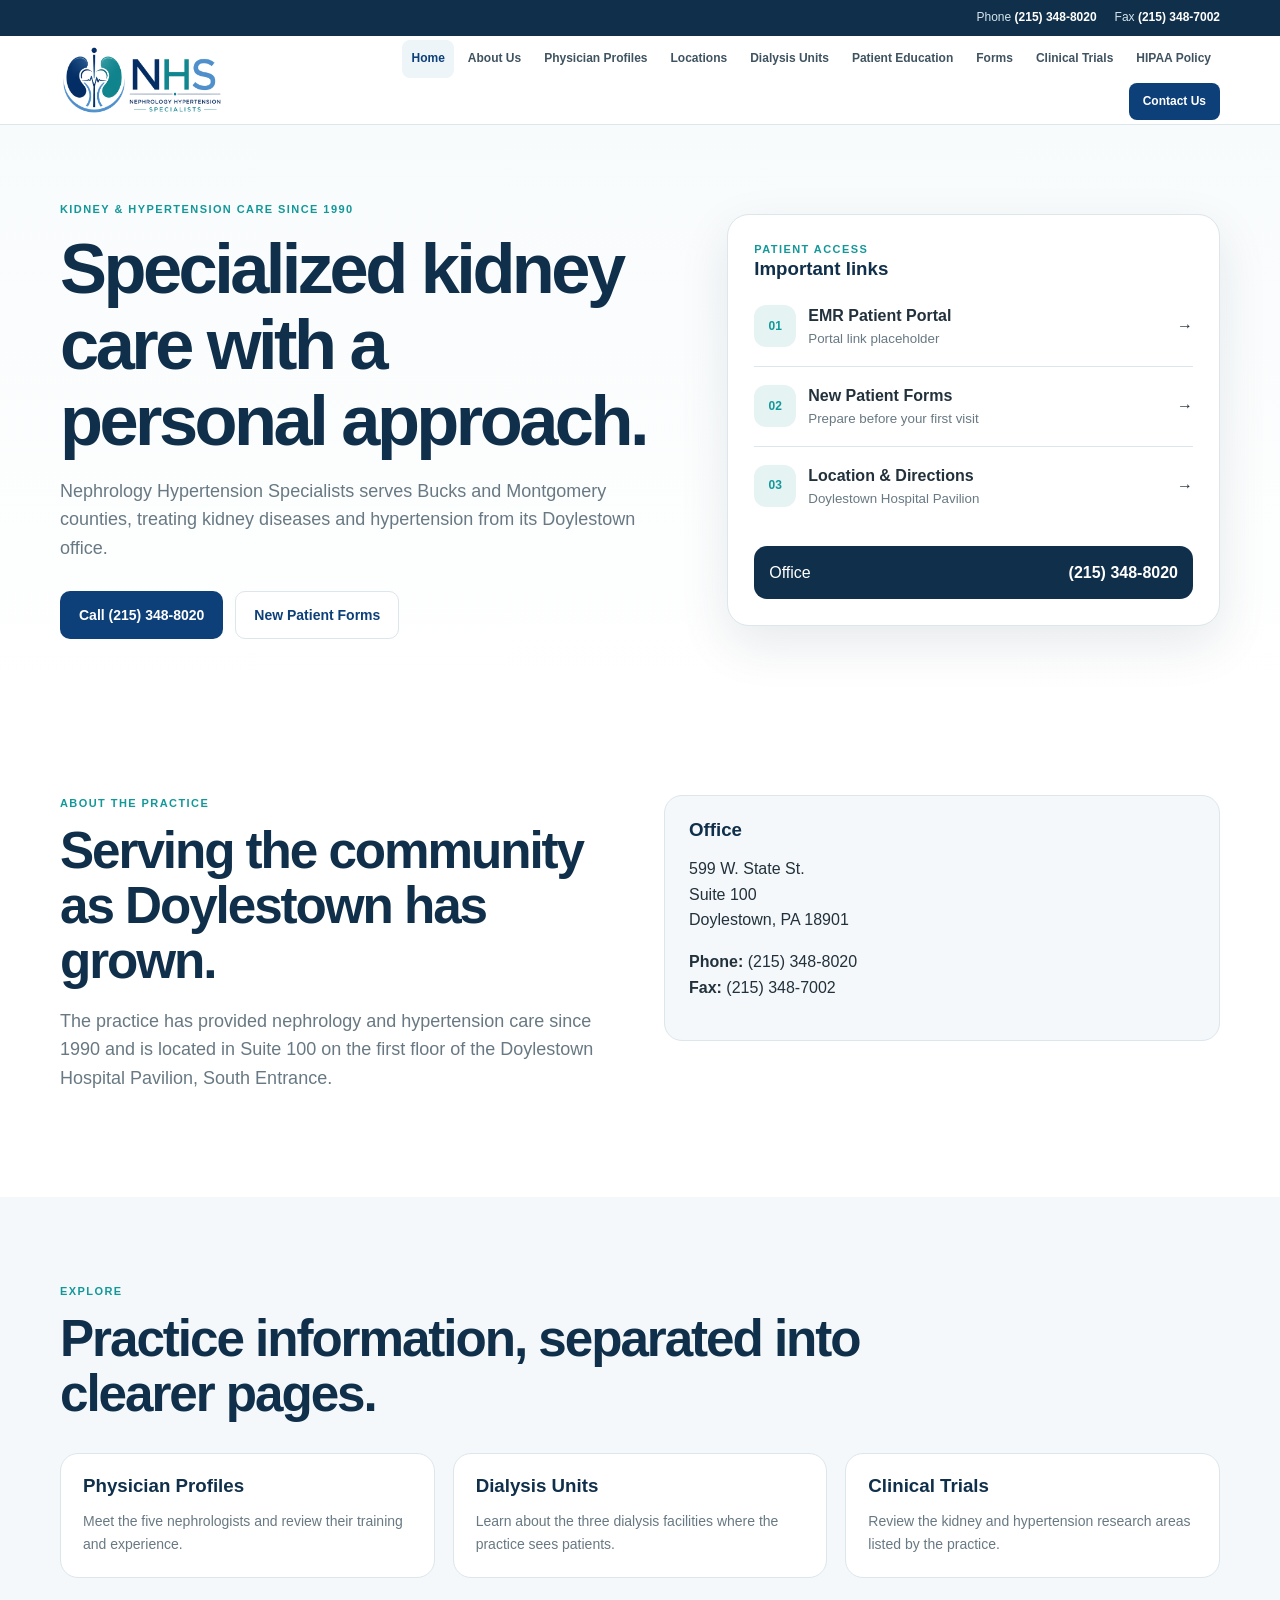
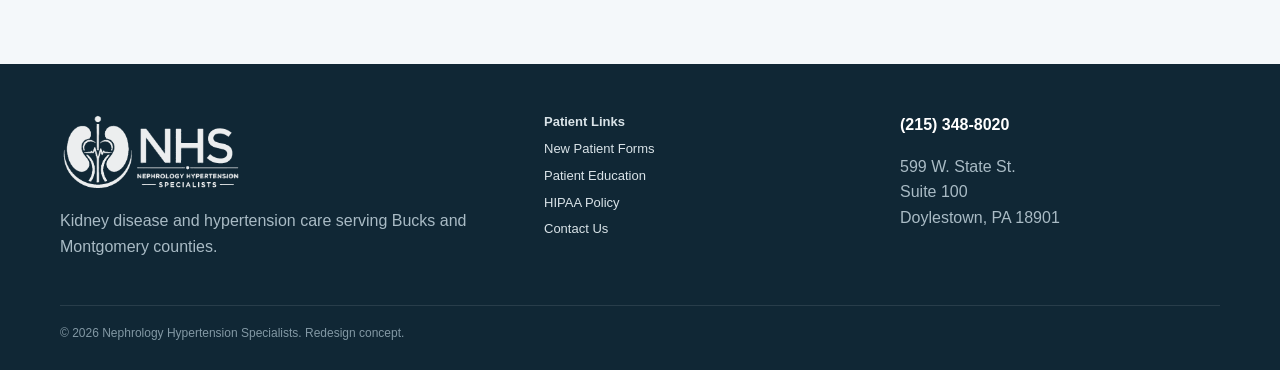
<file: index.html>
<!doctype html><html lang="en"><head><meta charset="utf-8"><meta name="viewport" content="width=device-width,initial-scale=1"><meta name="description" content="Nephrology Hypertension Specialists in Doylestown, Pennsylvania."><title>Nephrology Hypertension Specialists | Doylestown, PA</title><link rel="stylesheet" href="styles.css"></head><body>
<div class="topline"><div class="container"><span>Phone <strong>(215) 348-8020</strong></span><span>Fax <strong>(215) 348-7002</strong></span></div></div>
<header class="site-header">
  <div class="container header-row">
    <a class="logo-link" href="index.html"><img class="site-logo" src="nhs-logo.png" alt="NHS Nephrology Hypertension Specialists"></a>
    <button class="menu-button" onclick="document.querySelector('.main-nav').classList.toggle('open')" aria-label="Open navigation"><span></span><span></span><span></span></button>
    <nav class="main-nav"><a class="active" href="index.html">Home</a><a class="" href="about.html">About Us</a><a class="" href="physicians.html">Physician Profiles</a><a class="" href="locations.html">Locations</a><a class="" href="dialysis.html">Dialysis Units</a><a class="" href="patient-education.html">Patient Education</a><a class="" href="forms.html">Forms</a><a class="" href="clinical-trials.html">Clinical Trials</a><a class="" href="hipaa.html">HIPAA Policy</a><a class="contact-button" href="contact.html">Contact Us</a></nav>
  </div>
</header>

<main>
<section class="hero"><div class="container hero-grid">
  <div><div class="eyebrow">Kidney & Hypertension Care Since 1990</div><h1>Specialized kidney care with a personal approach.</h1><p class="lead">Nephrology Hypertension Specialists serves Bucks and Montgomery counties, treating kidney diseases and hypertension from its Doylestown office.</p>
  <div class="actions"><a class="btn primary" href="tel:2153488020">Call (215) 348-8020</a><a class="btn secondary" href="forms.html">New Patient Forms</a></div></div>
  <aside class="quick-card"><div class="eyebrow">Patient Access</div><h3>Important links</h3>
  <a class="quick" href="#"><span class="quick-num">01</span><span><strong>EMR Patient Portal</strong><small>Portal link placeholder</small></span><b>→</b></a>
  <a class="quick" href="forms.html"><span class="quick-num">02</span><span><strong>New Patient Forms</strong><small>Prepare before your first visit</small></span><b>→</b></a>
  <a class="quick" href="locations.html"><span class="quick-num">03</span><span><strong>Location & Directions</strong><small>Doylestown Hospital Pavilion</small></span><b>→</b></a>
  <div class="phone-block"><span>Office</span><a href="tel:2153488020">(215) 348-8020</a></div></aside>
</div></section>
<section class="section"><div class="container two-col">
  <div><div class="eyebrow">About the Practice</div><h2>Serving the community as Doylestown has grown.</h2><p class="lead">The practice has provided nephrology and hypertension care since 1990 and is located in Suite 100 on the first floor of the Doylestown Hospital Pavilion, South Entrance.</p></div>
  <div class="info-box"><h3>Office</h3><p>599 W. State St.<br>Suite 100<br>Doylestown, PA 18901</p><p><strong>Phone:</strong> (215) 348-8020<br><strong>Fax:</strong> (215) 348-7002</p></div>
</div></section>
<section class="section alt"><div class="container"><div class="section-head"><div class="eyebrow">Explore</div><h2>Practice information, separated into clearer pages.</h2></div>
<div class="card-grid">
<a class="card" href="physicians.html"><h3>Physician Profiles</h3><p>Meet the five nephrologists and review their training and experience.</p></a>
<a class="card" href="dialysis.html"><h3>Dialysis Units</h3><p>Learn about the three dialysis facilities where the practice sees patients.</p></a>
<a class="card" href="clinical-trials.html"><h3>Clinical Trials</h3><p>Review the kidney and hypertension research areas listed by the practice.</p></a>
</div></div></section>
</main>

<footer class="footer">
  <div class="container">
    <div class="footer-grid">
      <div><img class="footer-logo" src="nhs-logo.png" alt=""><p>Kidney disease and hypertension care serving Bucks and Montgomery counties.</p></div>
      <div class="footer-links">
        <strong>Patient Links</strong>
        <a href="forms.html">New Patient Forms</a>
        <a href="patient-education.html">Patient Education</a>
        <a href="hipaa.html">HIPAA Policy</a>
        <a href="contact.html">Contact Us</a>
      </div>
      <div><strong>(215) 348-8020</strong><p>599 W. State St.<br>Suite 100<br>Doylestown, PA 18901</p></div>
    </div>
    <div class="copyright">© 2026 Nephrology Hypertension Specialists. Redesign concept.</div>
  </div>
</footer>
</body></html>
</file>
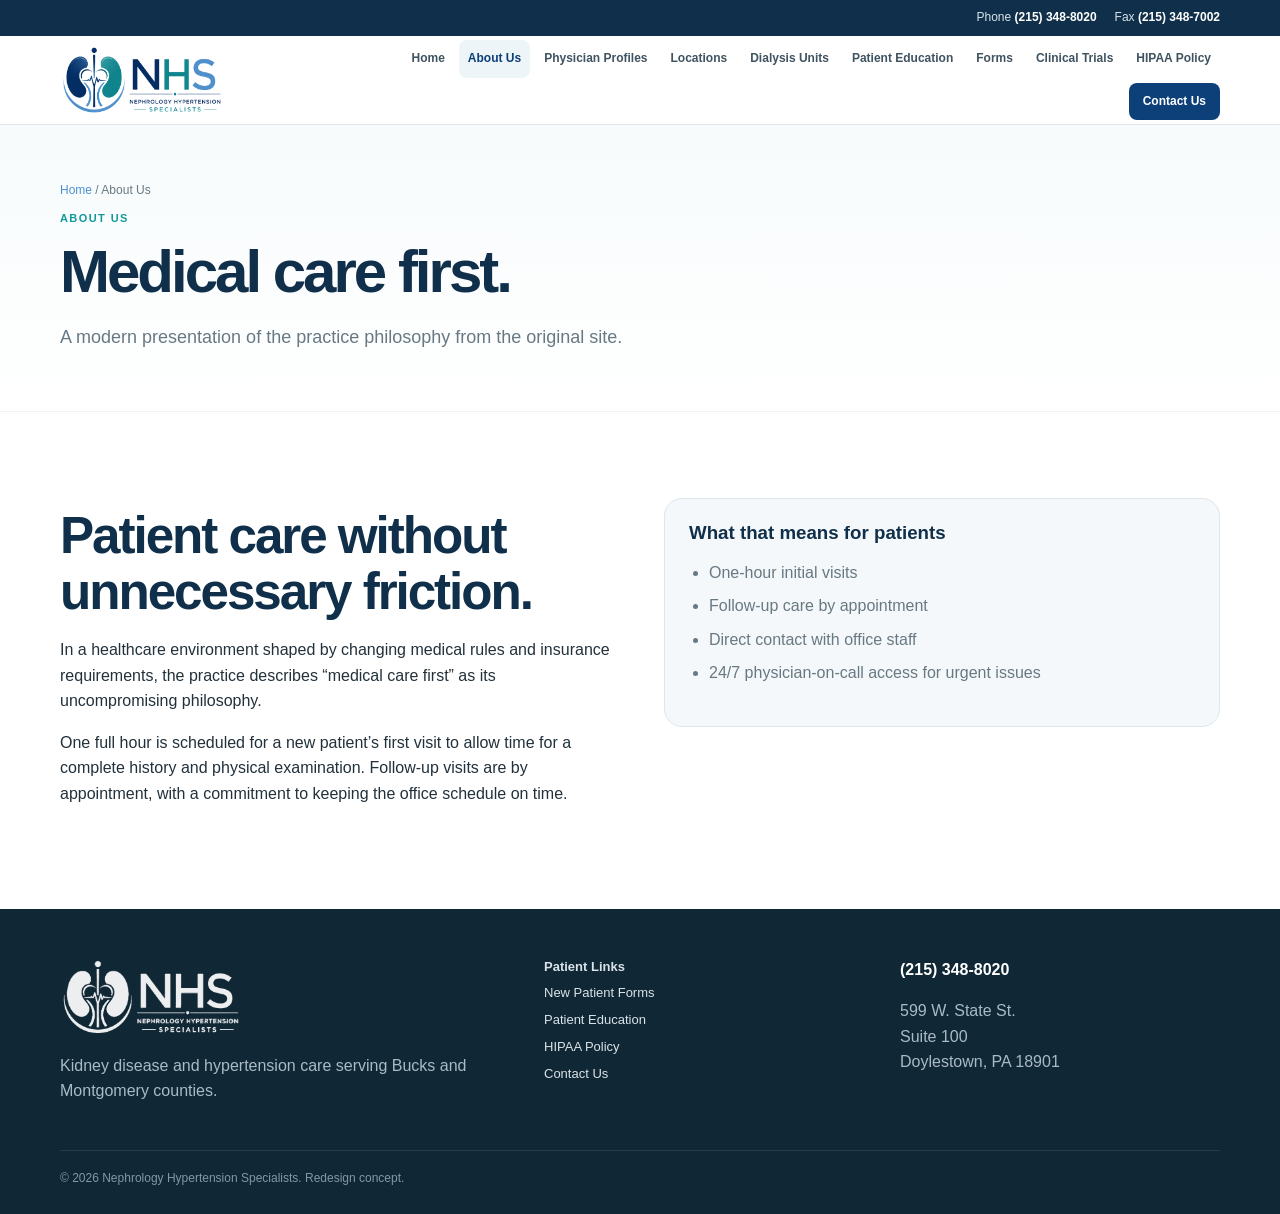
<file: about.html>
<!doctype html><html lang="en"><head><meta charset="utf-8"><meta name="viewport" content="width=device-width,initial-scale=1"><meta name="description" content="Nephrology Hypertension Specialists in Doylestown, Pennsylvania."><title>About Us | Nephrology Hypertension Specialists</title><link rel="stylesheet" href="styles.css"></head><body>
<div class="topline"><div class="container"><span>Phone <strong>(215) 348-8020</strong></span><span>Fax <strong>(215) 348-7002</strong></span></div></div>
<header class="site-header">
  <div class="container header-row">
    <a class="logo-link" href="index.html"><img class="site-logo" src="nhs-logo.png" alt="NHS Nephrology Hypertension Specialists"></a>
    <button class="menu-button" onclick="document.querySelector('.main-nav').classList.toggle('open')" aria-label="Open navigation"><span></span><span></span><span></span></button>
    <nav class="main-nav"><a class="" href="index.html">Home</a><a class="active" href="about.html">About Us</a><a class="" href="physicians.html">Physician Profiles</a><a class="" href="locations.html">Locations</a><a class="" href="dialysis.html">Dialysis Units</a><a class="" href="patient-education.html">Patient Education</a><a class="" href="forms.html">Forms</a><a class="" href="clinical-trials.html">Clinical Trials</a><a class="" href="hipaa.html">HIPAA Policy</a><a class="contact-button" href="contact.html">Contact Us</a></nav>
  </div>
</header>

<main><section class="page-hero"><div class="container"><div class="breadcrumb"><a href="index.html">Home</a> / About Us</div><div class="eyebrow">About Us</div><h1>Medical care first.</h1><p class="lead">A modern presentation of the practice philosophy from the original site.</p></div></section>
<section class="section"><div class="container two-col"><div><h2>Patient care without unnecessary friction.</h2><p>In a healthcare environment shaped by changing medical rules and insurance requirements, the practice describes “medical care first” as its uncompromising philosophy.</p><p>One full hour is scheduled for a new patient’s first visit to allow time for a complete history and physical examination. Follow-up visits are by appointment, with a commitment to keeping the office schedule on time.</p></div><aside class="info-box"><h3>What that means for patients</h3><ul><li>One-hour initial visits</li><li>Follow-up care by appointment</li><li>Direct contact with office staff</li><li>24/7 physician-on-call access for urgent issues</li></ul></aside></div></section></main>

<footer class="footer">
  <div class="container">
    <div class="footer-grid">
      <div><img class="footer-logo" src="nhs-logo.png" alt=""><p>Kidney disease and hypertension care serving Bucks and Montgomery counties.</p></div>
      <div class="footer-links">
        <strong>Patient Links</strong>
        <a href="forms.html">New Patient Forms</a>
        <a href="patient-education.html">Patient Education</a>
        <a href="hipaa.html">HIPAA Policy</a>
        <a href="contact.html">Contact Us</a>
      </div>
      <div><strong>(215) 348-8020</strong><p>599 W. State St.<br>Suite 100<br>Doylestown, PA 18901</p></div>
    </div>
    <div class="copyright">© 2026 Nephrology Hypertension Specialists. Redesign concept.</div>
  </div>
</footer>
</body></html>
</file>
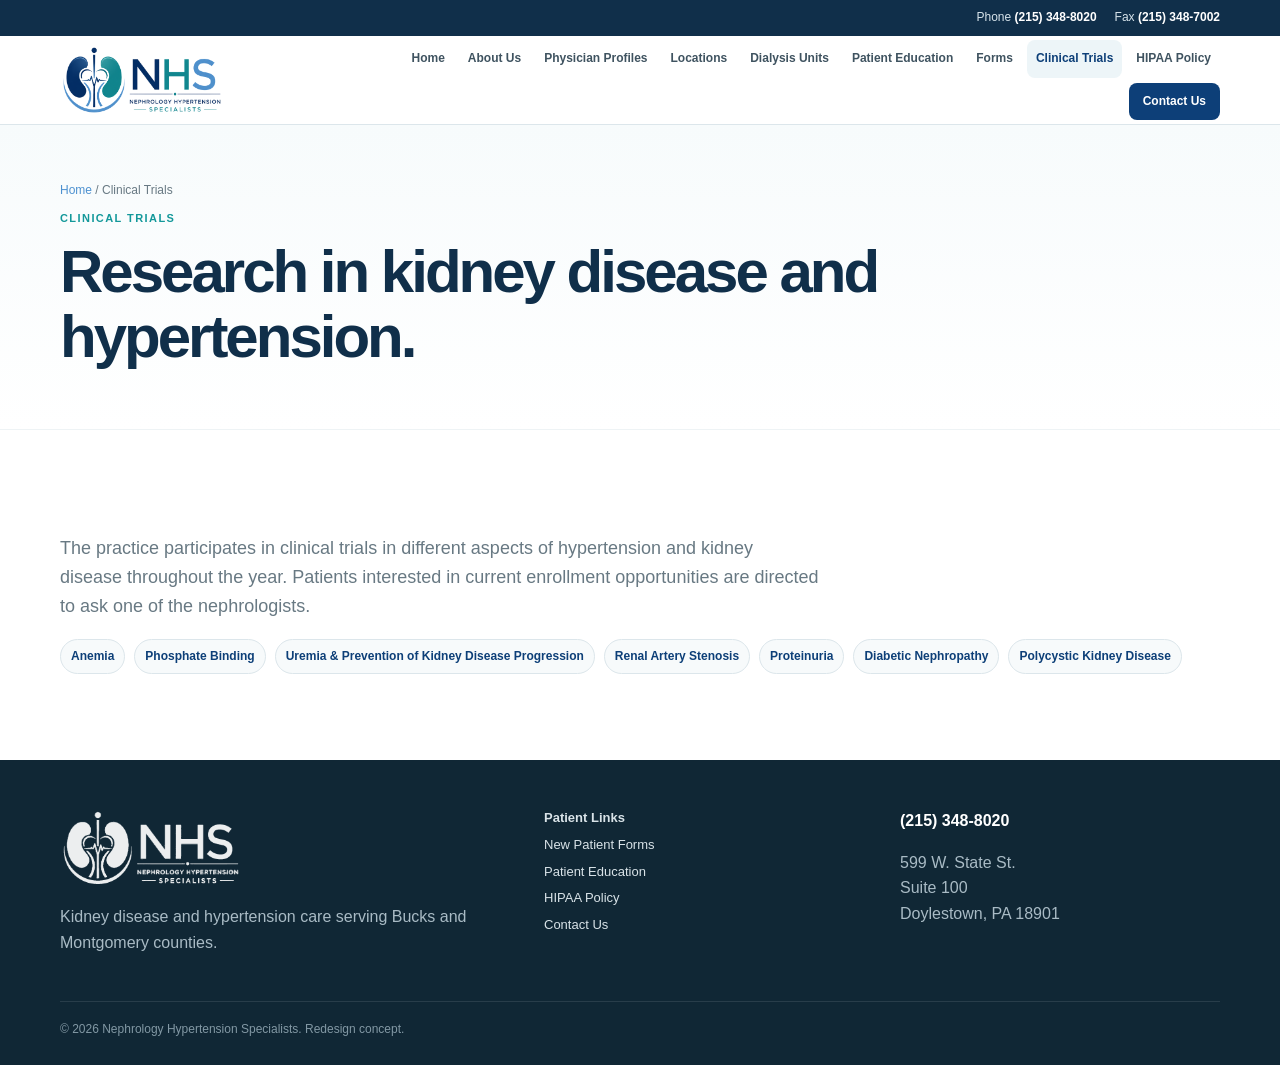
<file: clinical-trials.html>
<!doctype html><html lang="en"><head><meta charset="utf-8"><meta name="viewport" content="width=device-width,initial-scale=1"><meta name="description" content="Nephrology Hypertension Specialists in Doylestown, Pennsylvania."><title>Clinical Trials | Nephrology Hypertension Specialists</title><link rel="stylesheet" href="styles.css"></head><body>
<div class="topline"><div class="container"><span>Phone <strong>(215) 348-8020</strong></span><span>Fax <strong>(215) 348-7002</strong></span></div></div>
<header class="site-header">
  <div class="container header-row">
    <a class="logo-link" href="index.html"><img class="site-logo" src="nhs-logo.png" alt="NHS Nephrology Hypertension Specialists"></a>
    <button class="menu-button" onclick="document.querySelector('.main-nav').classList.toggle('open')" aria-label="Open navigation"><span></span><span></span><span></span></button>
    <nav class="main-nav"><a class="" href="index.html">Home</a><a class="" href="about.html">About Us</a><a class="" href="physicians.html">Physician Profiles</a><a class="" href="locations.html">Locations</a><a class="" href="dialysis.html">Dialysis Units</a><a class="" href="patient-education.html">Patient Education</a><a class="" href="forms.html">Forms</a><a class="active" href="clinical-trials.html">Clinical Trials</a><a class="" href="hipaa.html">HIPAA Policy</a><a class="contact-button" href="contact.html">Contact Us</a></nav>
  </div>
</header>

<main><section class="page-hero"><div class="container"><div class="breadcrumb"><a href="index.html">Home</a> / Clinical Trials</div><div class="eyebrow">Clinical Trials</div><h1>Research in kidney disease and hypertension.</h1></div></section>
<section class="section"><div class="container"><p class="lead">The practice participates in clinical trials in different aspects of hypertension and kidney disease throughout the year. Patients interested in current enrollment opportunities are directed to ask one of the nephrologists.</p>
<div class="tag-row"><span class="tag">Anemia</span><span class="tag">Phosphate Binding</span><span class="tag">Uremia & Prevention of Kidney Disease Progression</span><span class="tag">Renal Artery Stenosis</span><span class="tag">Proteinuria</span><span class="tag">Diabetic Nephropathy</span><span class="tag">Polycystic Kidney Disease</span></div></div></section></main>

<footer class="footer">
  <div class="container">
    <div class="footer-grid">
      <div><img class="footer-logo" src="nhs-logo.png" alt=""><p>Kidney disease and hypertension care serving Bucks and Montgomery counties.</p></div>
      <div class="footer-links">
        <strong>Patient Links</strong>
        <a href="forms.html">New Patient Forms</a>
        <a href="patient-education.html">Patient Education</a>
        <a href="hipaa.html">HIPAA Policy</a>
        <a href="contact.html">Contact Us</a>
      </div>
      <div><strong>(215) 348-8020</strong><p>599 W. State St.<br>Suite 100<br>Doylestown, PA 18901</p></div>
    </div>
    <div class="copyright">© 2026 Nephrology Hypertension Specialists. Redesign concept.</div>
  </div>
</footer>
</body></html>
</file>
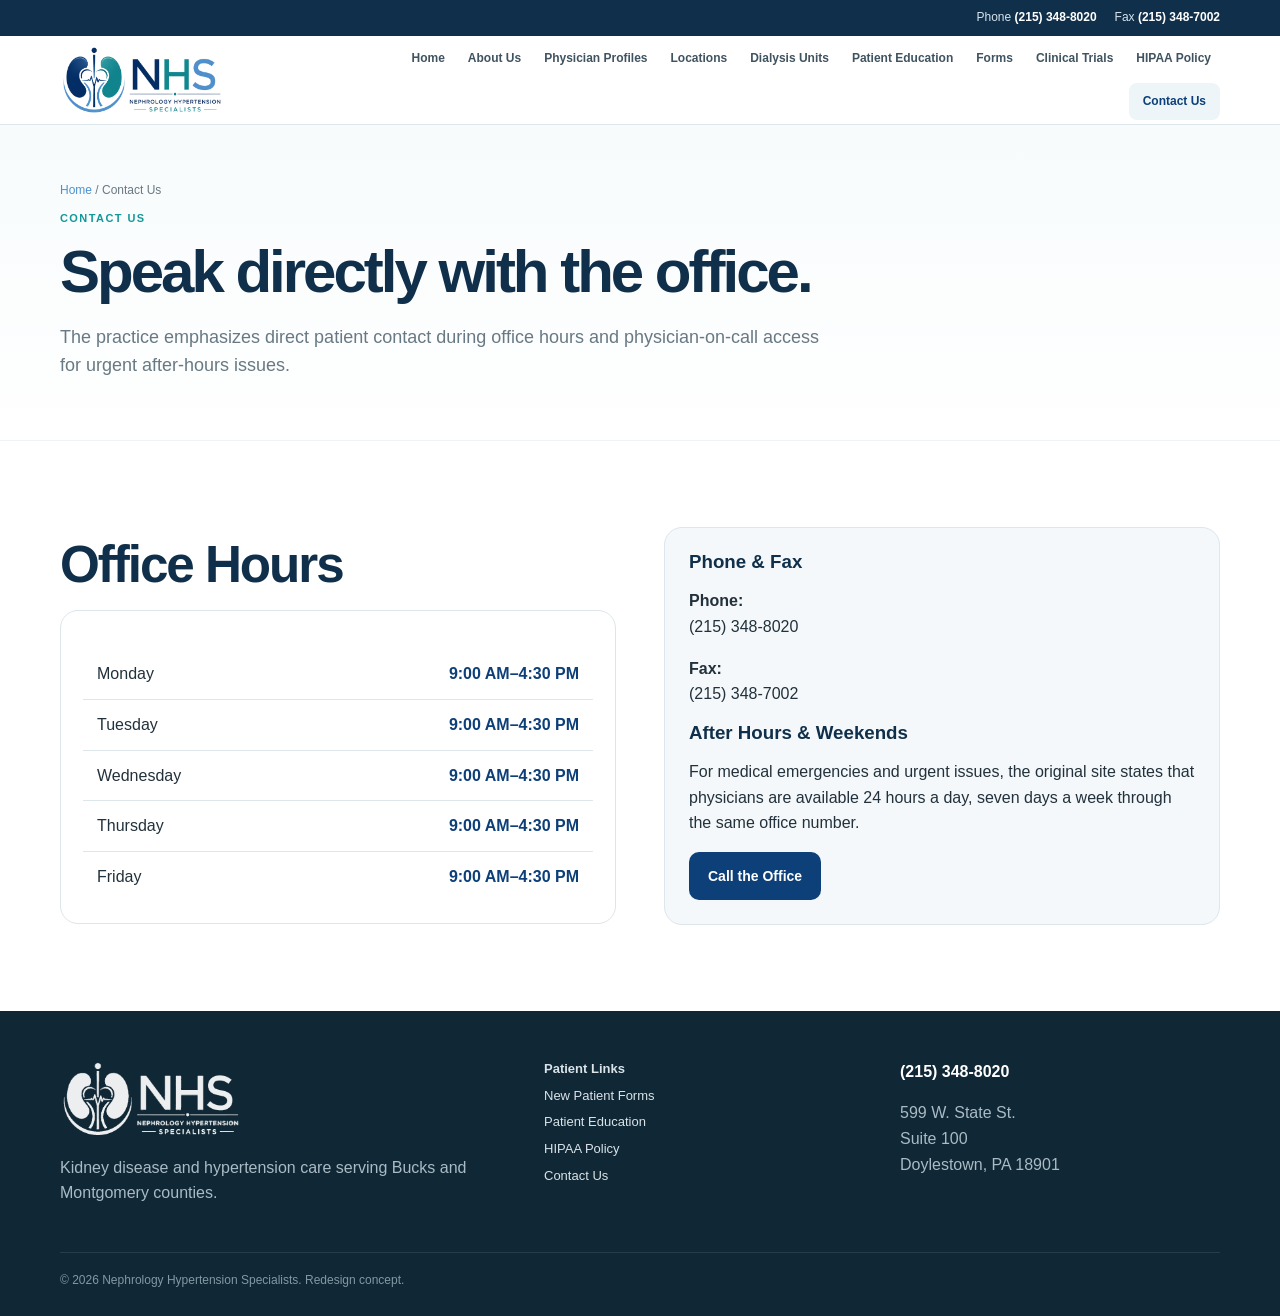
<file: contact.html>
<!doctype html><html lang="en"><head><meta charset="utf-8"><meta name="viewport" content="width=device-width,initial-scale=1"><meta name="description" content="Nephrology Hypertension Specialists in Doylestown, Pennsylvania."><title>Contact Us | Nephrology Hypertension Specialists</title><link rel="stylesheet" href="styles.css"></head><body>
<div class="topline"><div class="container"><span>Phone <strong>(215) 348-8020</strong></span><span>Fax <strong>(215) 348-7002</strong></span></div></div>
<header class="site-header">
  <div class="container header-row">
    <a class="logo-link" href="index.html"><img class="site-logo" src="nhs-logo.png" alt="NHS Nephrology Hypertension Specialists"></a>
    <button class="menu-button" onclick="document.querySelector('.main-nav').classList.toggle('open')" aria-label="Open navigation"><span></span><span></span><span></span></button>
    <nav class="main-nav"><a class="" href="index.html">Home</a><a class="" href="about.html">About Us</a><a class="" href="physicians.html">Physician Profiles</a><a class="" href="locations.html">Locations</a><a class="" href="dialysis.html">Dialysis Units</a><a class="" href="patient-education.html">Patient Education</a><a class="" href="forms.html">Forms</a><a class="" href="clinical-trials.html">Clinical Trials</a><a class="" href="hipaa.html">HIPAA Policy</a><a class="active contact-button" href="contact.html">Contact Us</a></nav>
  </div>
</header>

<main><section class="page-hero"><div class="container"><div class="breadcrumb"><a href="index.html">Home</a> / Contact Us</div><div class="eyebrow">Contact Us</div><h1>Speak directly with the office.</h1><p class="lead">The practice emphasizes direct patient contact during office hours and physician-on-call access for urgent after-hours issues.</p></div></section>
<section class="section"><div class="container two-col"><div><h2>Office Hours</h2><div class="location-card"><table class="hours-table"><tr><td>Monday</td><td>9:00 AM–4:30 PM</td></tr><tr><td>Tuesday</td><td>9:00 AM–4:30 PM</td></tr><tr><td>Wednesday</td><td>9:00 AM–4:30 PM</td></tr><tr><td>Thursday</td><td>9:00 AM–4:30 PM</td></tr><tr><td>Friday</td><td>9:00 AM–4:30 PM</td></tr></table></div></div><aside class="info-box"><h3>Phone & Fax</h3><p><strong>Phone:</strong><br><a href="tel:2153488020">(215) 348-8020</a></p><p><strong>Fax:</strong><br>(215) 348-7002</p><h3>After Hours & Weekends</h3><p>For medical emergencies and urgent issues, the original site states that physicians are available 24 hours a day, seven days a week through the same office number.</p><a class="btn primary" href="tel:2153488020">Call the Office</a></aside></div></section></main>

<footer class="footer">
  <div class="container">
    <div class="footer-grid">
      <div><img class="footer-logo" src="nhs-logo.png" alt=""><p>Kidney disease and hypertension care serving Bucks and Montgomery counties.</p></div>
      <div class="footer-links">
        <strong>Patient Links</strong>
        <a href="forms.html">New Patient Forms</a>
        <a href="patient-education.html">Patient Education</a>
        <a href="hipaa.html">HIPAA Policy</a>
        <a href="contact.html">Contact Us</a>
      </div>
      <div><strong>(215) 348-8020</strong><p>599 W. State St.<br>Suite 100<br>Doylestown, PA 18901</p></div>
    </div>
    <div class="copyright">© 2026 Nephrology Hypertension Specialists. Redesign concept.</div>
  </div>
</footer>
</body></html>
</file>
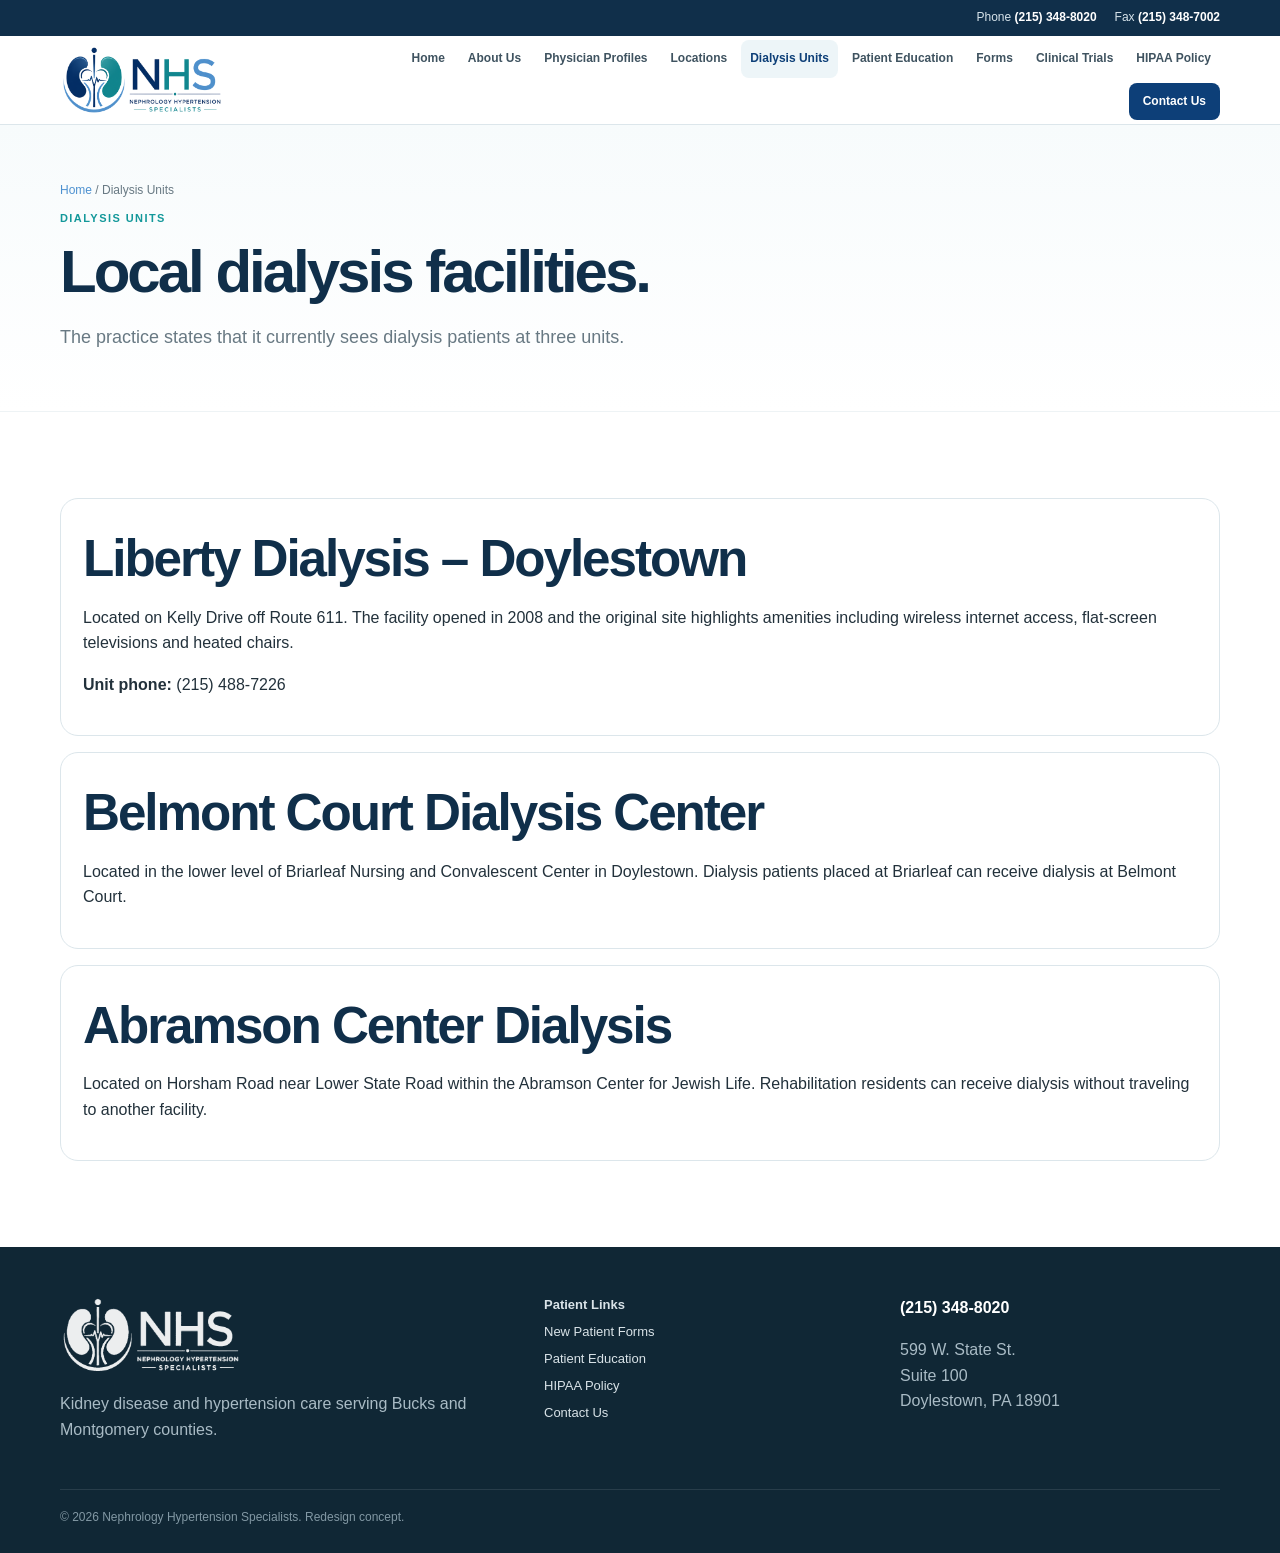
<file: dialysis.html>
<!doctype html><html lang="en"><head><meta charset="utf-8"><meta name="viewport" content="width=device-width,initial-scale=1"><meta name="description" content="Nephrology Hypertension Specialists in Doylestown, Pennsylvania."><title>Dialysis Units | Nephrology Hypertension Specialists</title><link rel="stylesheet" href="styles.css"></head><body>
<div class="topline"><div class="container"><span>Phone <strong>(215) 348-8020</strong></span><span>Fax <strong>(215) 348-7002</strong></span></div></div>
<header class="site-header">
  <div class="container header-row">
    <a class="logo-link" href="index.html"><img class="site-logo" src="nhs-logo.png" alt="NHS Nephrology Hypertension Specialists"></a>
    <button class="menu-button" onclick="document.querySelector('.main-nav').classList.toggle('open')" aria-label="Open navigation"><span></span><span></span><span></span></button>
    <nav class="main-nav"><a class="" href="index.html">Home</a><a class="" href="about.html">About Us</a><a class="" href="physicians.html">Physician Profiles</a><a class="" href="locations.html">Locations</a><a class="active" href="dialysis.html">Dialysis Units</a><a class="" href="patient-education.html">Patient Education</a><a class="" href="forms.html">Forms</a><a class="" href="clinical-trials.html">Clinical Trials</a><a class="" href="hipaa.html">HIPAA Policy</a><a class="contact-button" href="contact.html">Contact Us</a></nav>
  </div>
</header>

<main><section class="page-hero"><div class="container"><div class="breadcrumb"><a href="index.html">Home</a> / Dialysis Units</div><div class="eyebrow">Dialysis Units</div><h1>Local dialysis facilities.</h1><p class="lead">The practice states that it currently sees dialysis patients at three units.</p></div></section>
<section class="section"><div class="container">
<div class="dialysis-card"><h2>Liberty Dialysis – Doylestown</h2><p>Located on Kelly Drive off Route 611. The facility opened in 2008 and the original site highlights amenities including wireless internet access, flat-screen televisions and heated chairs.</p><p><strong>Unit phone:</strong> (215) 488-7226</p></div>
<div class="dialysis-card"><h2>Belmont Court Dialysis Center</h2><p>Located in the lower level of Briarleaf Nursing and Convalescent Center in Doylestown. Dialysis patients placed at Briarleaf can receive dialysis at Belmont Court.</p></div>
<div class="dialysis-card"><h2>Abramson Center Dialysis</h2><p>Located on Horsham Road near Lower State Road within the Abramson Center for Jewish Life. Rehabilitation residents can receive dialysis without traveling to another facility.</p></div>
</div></section></main>

<footer class="footer">
  <div class="container">
    <div class="footer-grid">
      <div><img class="footer-logo" src="nhs-logo.png" alt=""><p>Kidney disease and hypertension care serving Bucks and Montgomery counties.</p></div>
      <div class="footer-links">
        <strong>Patient Links</strong>
        <a href="forms.html">New Patient Forms</a>
        <a href="patient-education.html">Patient Education</a>
        <a href="hipaa.html">HIPAA Policy</a>
        <a href="contact.html">Contact Us</a>
      </div>
      <div><strong>(215) 348-8020</strong><p>599 W. State St.<br>Suite 100<br>Doylestown, PA 18901</p></div>
    </div>
    <div class="copyright">© 2026 Nephrology Hypertension Specialists. Redesign concept.</div>
  </div>
</footer>
</body></html>
</file>
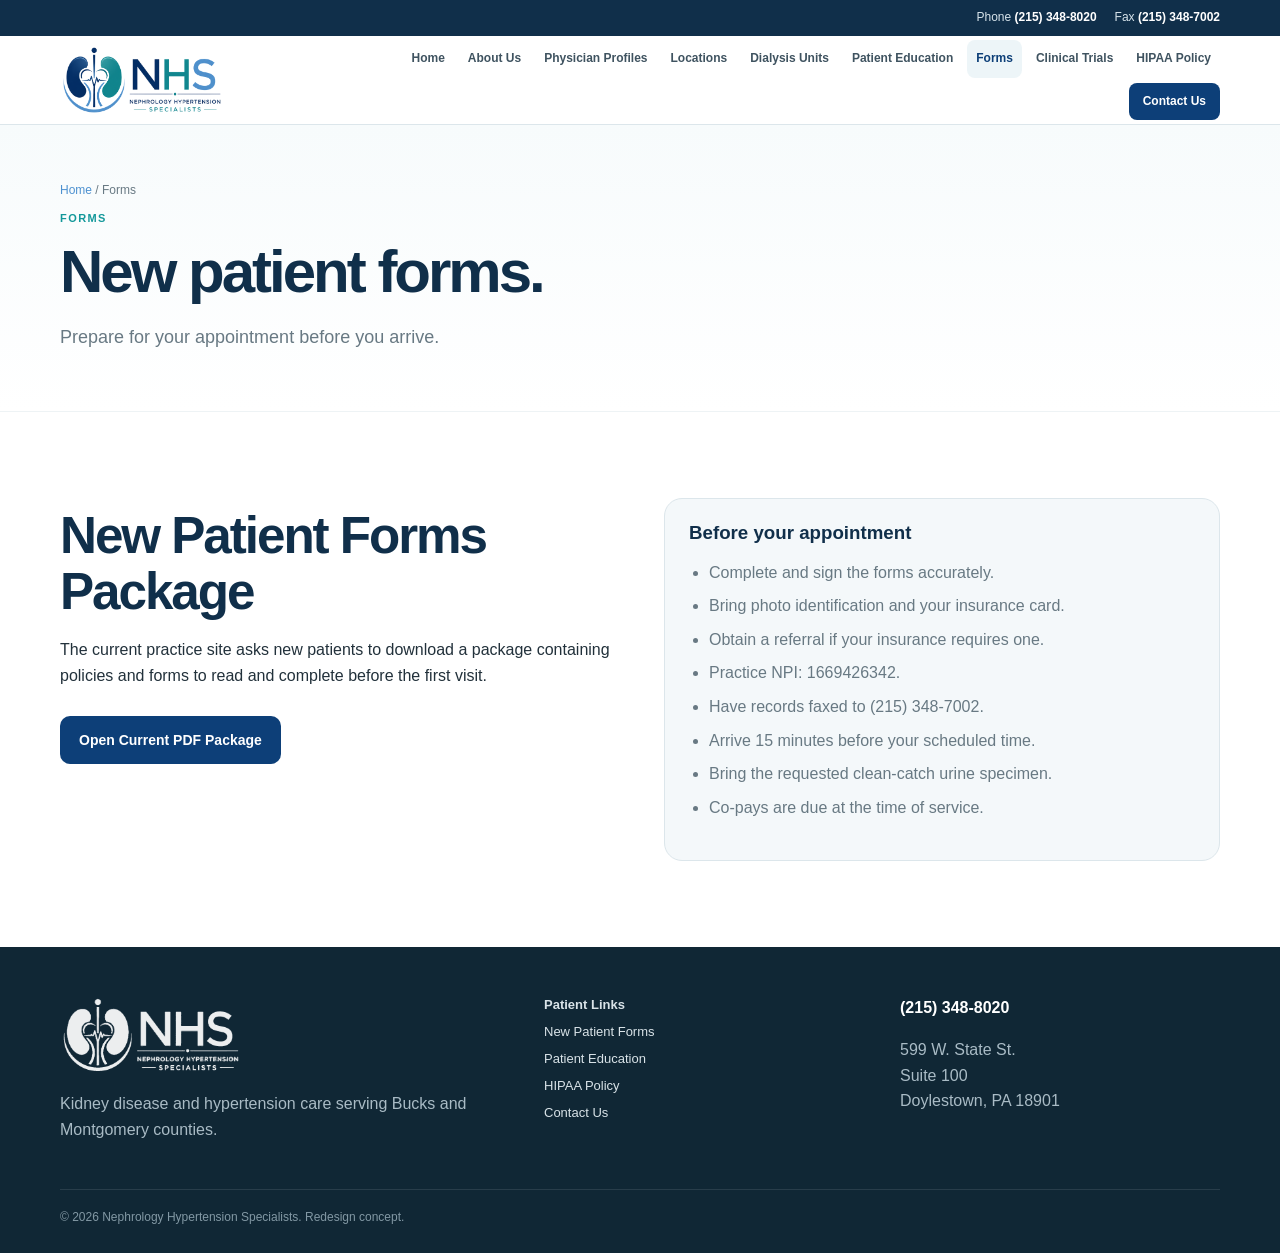
<file: forms.html>
<!doctype html><html lang="en"><head><meta charset="utf-8"><meta name="viewport" content="width=device-width,initial-scale=1"><meta name="description" content="Nephrology Hypertension Specialists in Doylestown, Pennsylvania."><title>Forms | Nephrology Hypertension Specialists</title><link rel="stylesheet" href="styles.css"></head><body>
<div class="topline"><div class="container"><span>Phone <strong>(215) 348-8020</strong></span><span>Fax <strong>(215) 348-7002</strong></span></div></div>
<header class="site-header">
  <div class="container header-row">
    <a class="logo-link" href="index.html"><img class="site-logo" src="nhs-logo.png" alt="NHS Nephrology Hypertension Specialists"></a>
    <button class="menu-button" onclick="document.querySelector('.main-nav').classList.toggle('open')" aria-label="Open navigation"><span></span><span></span><span></span></button>
    <nav class="main-nav"><a class="" href="index.html">Home</a><a class="" href="about.html">About Us</a><a class="" href="physicians.html">Physician Profiles</a><a class="" href="locations.html">Locations</a><a class="" href="dialysis.html">Dialysis Units</a><a class="" href="patient-education.html">Patient Education</a><a class="active" href="forms.html">Forms</a><a class="" href="clinical-trials.html">Clinical Trials</a><a class="" href="hipaa.html">HIPAA Policy</a><a class="contact-button" href="contact.html">Contact Us</a></nav>
  </div>
</header>

<main><section class="page-hero"><div class="container"><div class="breadcrumb"><a href="index.html">Home</a> / Forms</div><div class="eyebrow">Forms</div><h1>New patient forms.</h1><p class="lead">Prepare for your appointment before you arrive.</p></div></section>
<section class="section"><div class="container two-col"><div><h2>New Patient Forms Package</h2><p>The current practice site asks new patients to download a package containing policies and forms to read and complete before the first visit.</p><div class="actions"><a class="btn primary" href="https://nephrologyhypertension.com/pdf/NewPatientForms.pdf">Open Current PDF Package</a></div></div><aside class="info-box"><h3>Before your appointment</h3><ul><li>Complete and sign the forms accurately.</li><li>Bring photo identification and your insurance card.</li><li>Obtain a referral if your insurance requires one.</li><li>Practice NPI: 1669426342.</li><li>Have records faxed to (215) 348-7002.</li><li>Arrive 15 minutes before your scheduled time.</li><li>Bring the requested clean-catch urine specimen.</li><li>Co-pays are due at the time of service.</li></ul></aside></div></section></main>

<footer class="footer">
  <div class="container">
    <div class="footer-grid">
      <div><img class="footer-logo" src="nhs-logo.png" alt=""><p>Kidney disease and hypertension care serving Bucks and Montgomery counties.</p></div>
      <div class="footer-links">
        <strong>Patient Links</strong>
        <a href="forms.html">New Patient Forms</a>
        <a href="patient-education.html">Patient Education</a>
        <a href="hipaa.html">HIPAA Policy</a>
        <a href="contact.html">Contact Us</a>
      </div>
      <div><strong>(215) 348-8020</strong><p>599 W. State St.<br>Suite 100<br>Doylestown, PA 18901</p></div>
    </div>
    <div class="copyright">© 2026 Nephrology Hypertension Specialists. Redesign concept.</div>
  </div>
</footer>
</body></html>
</file>
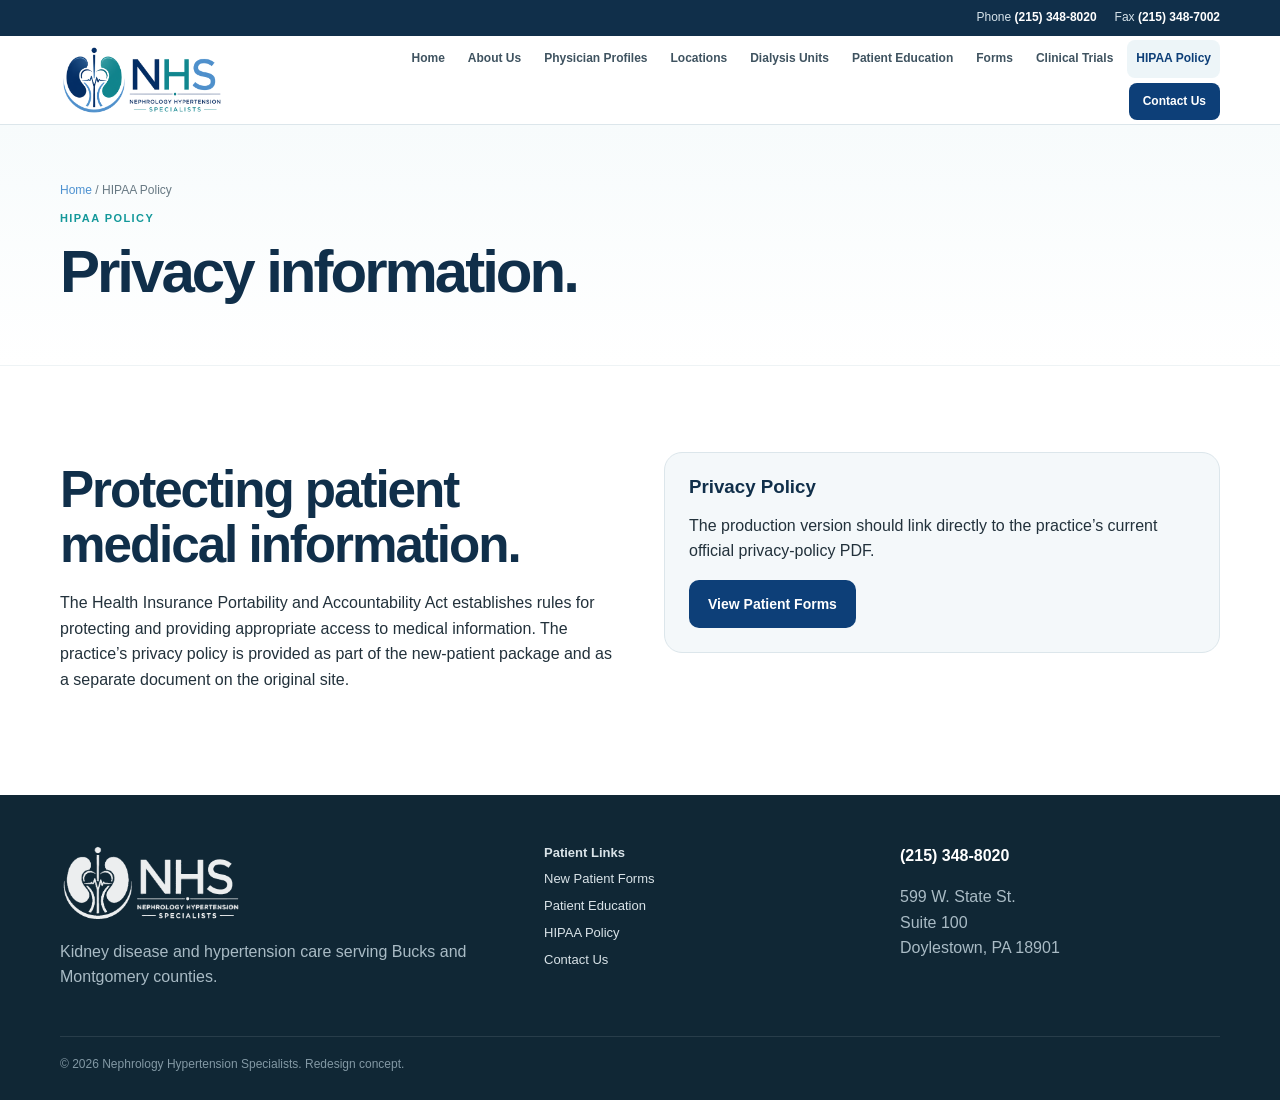
<file: hipaa.html>
<!doctype html><html lang="en"><head><meta charset="utf-8"><meta name="viewport" content="width=device-width,initial-scale=1"><meta name="description" content="Nephrology Hypertension Specialists in Doylestown, Pennsylvania."><title>HIPAA Policy | Nephrology Hypertension Specialists</title><link rel="stylesheet" href="styles.css"></head><body>
<div class="topline"><div class="container"><span>Phone <strong>(215) 348-8020</strong></span><span>Fax <strong>(215) 348-7002</strong></span></div></div>
<header class="site-header">
  <div class="container header-row">
    <a class="logo-link" href="index.html"><img class="site-logo" src="nhs-logo.png" alt="NHS Nephrology Hypertension Specialists"></a>
    <button class="menu-button" onclick="document.querySelector('.main-nav').classList.toggle('open')" aria-label="Open navigation"><span></span><span></span><span></span></button>
    <nav class="main-nav"><a class="" href="index.html">Home</a><a class="" href="about.html">About Us</a><a class="" href="physicians.html">Physician Profiles</a><a class="" href="locations.html">Locations</a><a class="" href="dialysis.html">Dialysis Units</a><a class="" href="patient-education.html">Patient Education</a><a class="" href="forms.html">Forms</a><a class="" href="clinical-trials.html">Clinical Trials</a><a class="active" href="hipaa.html">HIPAA Policy</a><a class="contact-button" href="contact.html">Contact Us</a></nav>
  </div>
</header>

<main><section class="page-hero"><div class="container"><div class="breadcrumb"><a href="index.html">Home</a> / HIPAA Policy</div><div class="eyebrow">HIPAA Policy</div><h1>Privacy information.</h1></div></section>
<section class="section"><div class="container two-col"><div><h2>Protecting patient medical information.</h2><p>The Health Insurance Portability and Accountability Act establishes rules for protecting and providing appropriate access to medical information. The practice’s privacy policy is provided as part of the new-patient package and as a separate document on the original site.</p></div><aside class="info-box"><h3>Privacy Policy</h3><p>The production version should link directly to the practice’s current official privacy-policy PDF.</p><a class="btn primary" href="forms.html">View Patient Forms</a></aside></div></section></main>

<footer class="footer">
  <div class="container">
    <div class="footer-grid">
      <div><img class="footer-logo" src="nhs-logo.png" alt=""><p>Kidney disease and hypertension care serving Bucks and Montgomery counties.</p></div>
      <div class="footer-links">
        <strong>Patient Links</strong>
        <a href="forms.html">New Patient Forms</a>
        <a href="patient-education.html">Patient Education</a>
        <a href="hipaa.html">HIPAA Policy</a>
        <a href="contact.html">Contact Us</a>
      </div>
      <div><strong>(215) 348-8020</strong><p>599 W. State St.<br>Suite 100<br>Doylestown, PA 18901</p></div>
    </div>
    <div class="copyright">© 2026 Nephrology Hypertension Specialists. Redesign concept.</div>
  </div>
</footer>
</body></html>
</file>
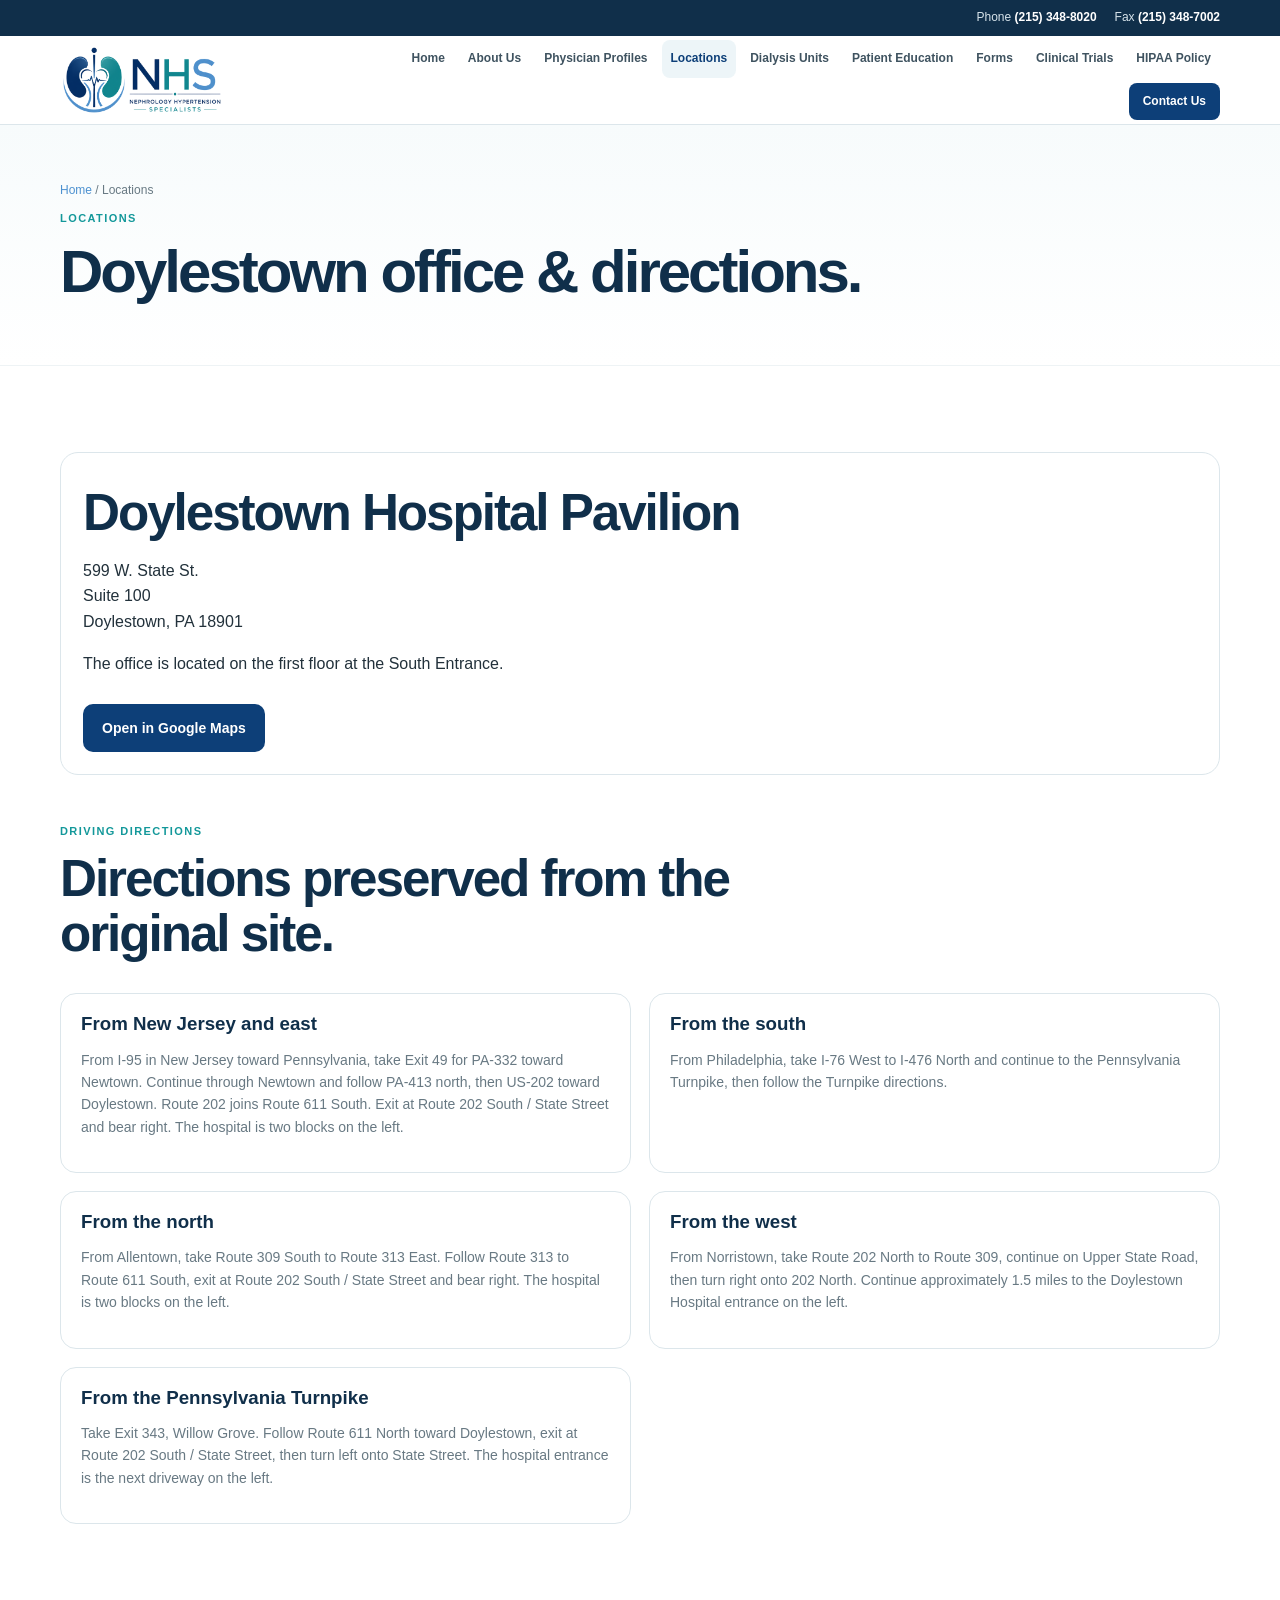
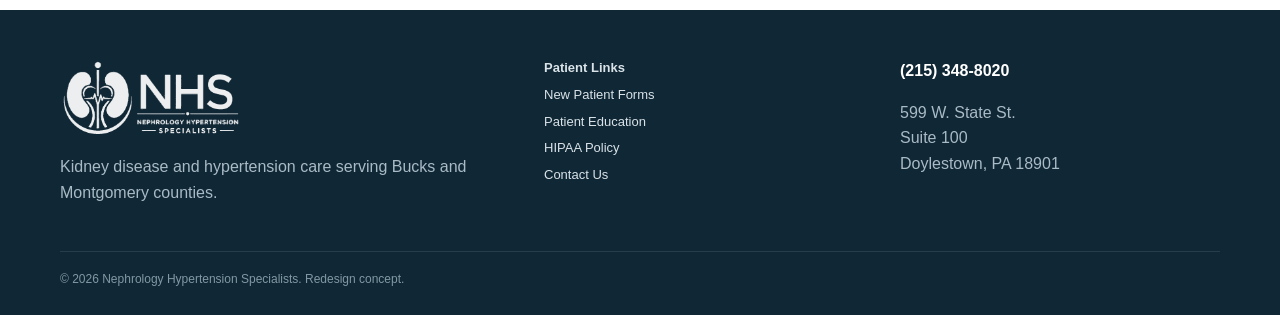
<file: locations.html>
<!doctype html><html lang="en"><head><meta charset="utf-8"><meta name="viewport" content="width=device-width,initial-scale=1"><meta name="description" content="Nephrology Hypertension Specialists in Doylestown, Pennsylvania."><title>Locations | Nephrology Hypertension Specialists</title><link rel="stylesheet" href="styles.css"></head><body>
<div class="topline"><div class="container"><span>Phone <strong>(215) 348-8020</strong></span><span>Fax <strong>(215) 348-7002</strong></span></div></div>
<header class="site-header">
  <div class="container header-row">
    <a class="logo-link" href="index.html"><img class="site-logo" src="nhs-logo.png" alt="NHS Nephrology Hypertension Specialists"></a>
    <button class="menu-button" onclick="document.querySelector('.main-nav').classList.toggle('open')" aria-label="Open navigation"><span></span><span></span><span></span></button>
    <nav class="main-nav"><a class="" href="index.html">Home</a><a class="" href="about.html">About Us</a><a class="" href="physicians.html">Physician Profiles</a><a class="active" href="locations.html">Locations</a><a class="" href="dialysis.html">Dialysis Units</a><a class="" href="patient-education.html">Patient Education</a><a class="" href="forms.html">Forms</a><a class="" href="clinical-trials.html">Clinical Trials</a><a class="" href="hipaa.html">HIPAA Policy</a><a class="contact-button" href="contact.html">Contact Us</a></nav>
  </div>
</header>

<main><section class="page-hero"><div class="container"><div class="breadcrumb"><a href="index.html">Home</a> / Locations</div><div class="eyebrow">Locations</div><h1>Doylestown office & directions.</h1></div></section>
<section class="section"><div class="container">
<div class="location-card"><h2>Doylestown Hospital Pavilion</h2><p>599 W. State St.<br>Suite 100<br>Doylestown, PA 18901</p><p>The office is located on the first floor at the South Entrance.</p><div class="actions"><a class="btn primary" href="https://www.google.com/maps/search/?api=1&query=599+W+State+St+Doylestown+PA+18901">Open in Google Maps</a></div></div>
<div class="section-head" style="margin-top:48px"><div class="eyebrow">Driving Directions</div><h2>Directions preserved from the original site.</h2></div>
<div class="direction-grid">
<div class="direction-card"><h3>From New Jersey and east</h3><p>From I-95 in New Jersey toward Pennsylvania, take Exit 49 for PA-332 toward Newtown. Continue through Newtown and follow PA-413 north, then US-202 toward Doylestown. Route 202 joins Route 611 South. Exit at Route 202 South / State Street and bear right. The hospital is two blocks on the left.</p></div>
<div class="direction-card"><h3>From the south</h3><p>From Philadelphia, take I-76 West to I-476 North and continue to the Pennsylvania Turnpike, then follow the Turnpike directions.</p></div>
<div class="direction-card"><h3>From the north</h3><p>From Allentown, take Route 309 South to Route 313 East. Follow Route 313 to Route 611 South, exit at Route 202 South / State Street and bear right. The hospital is two blocks on the left.</p></div>
<div class="direction-card"><h3>From the west</h3><p>From Norristown, take Route 202 North to Route 309, continue on Upper State Road, then turn right onto 202 North. Continue approximately 1.5 miles to the Doylestown Hospital entrance on the left.</p></div>
<div class="direction-card"><h3>From the Pennsylvania Turnpike</h3><p>Take Exit 343, Willow Grove. Follow Route 611 North toward Doylestown, exit at Route 202 South / State Street, then turn left onto State Street. The hospital entrance is the next driveway on the left.</p></div>
</div></div></section></main>

<footer class="footer">
  <div class="container">
    <div class="footer-grid">
      <div><img class="footer-logo" src="nhs-logo.png" alt=""><p>Kidney disease and hypertension care serving Bucks and Montgomery counties.</p></div>
      <div class="footer-links">
        <strong>Patient Links</strong>
        <a href="forms.html">New Patient Forms</a>
        <a href="patient-education.html">Patient Education</a>
        <a href="hipaa.html">HIPAA Policy</a>
        <a href="contact.html">Contact Us</a>
      </div>
      <div><strong>(215) 348-8020</strong><p>599 W. State St.<br>Suite 100<br>Doylestown, PA 18901</p></div>
    </div>
    <div class="copyright">© 2026 Nephrology Hypertension Specialists. Redesign concept.</div>
  </div>
</footer>
</body></html>
</file>
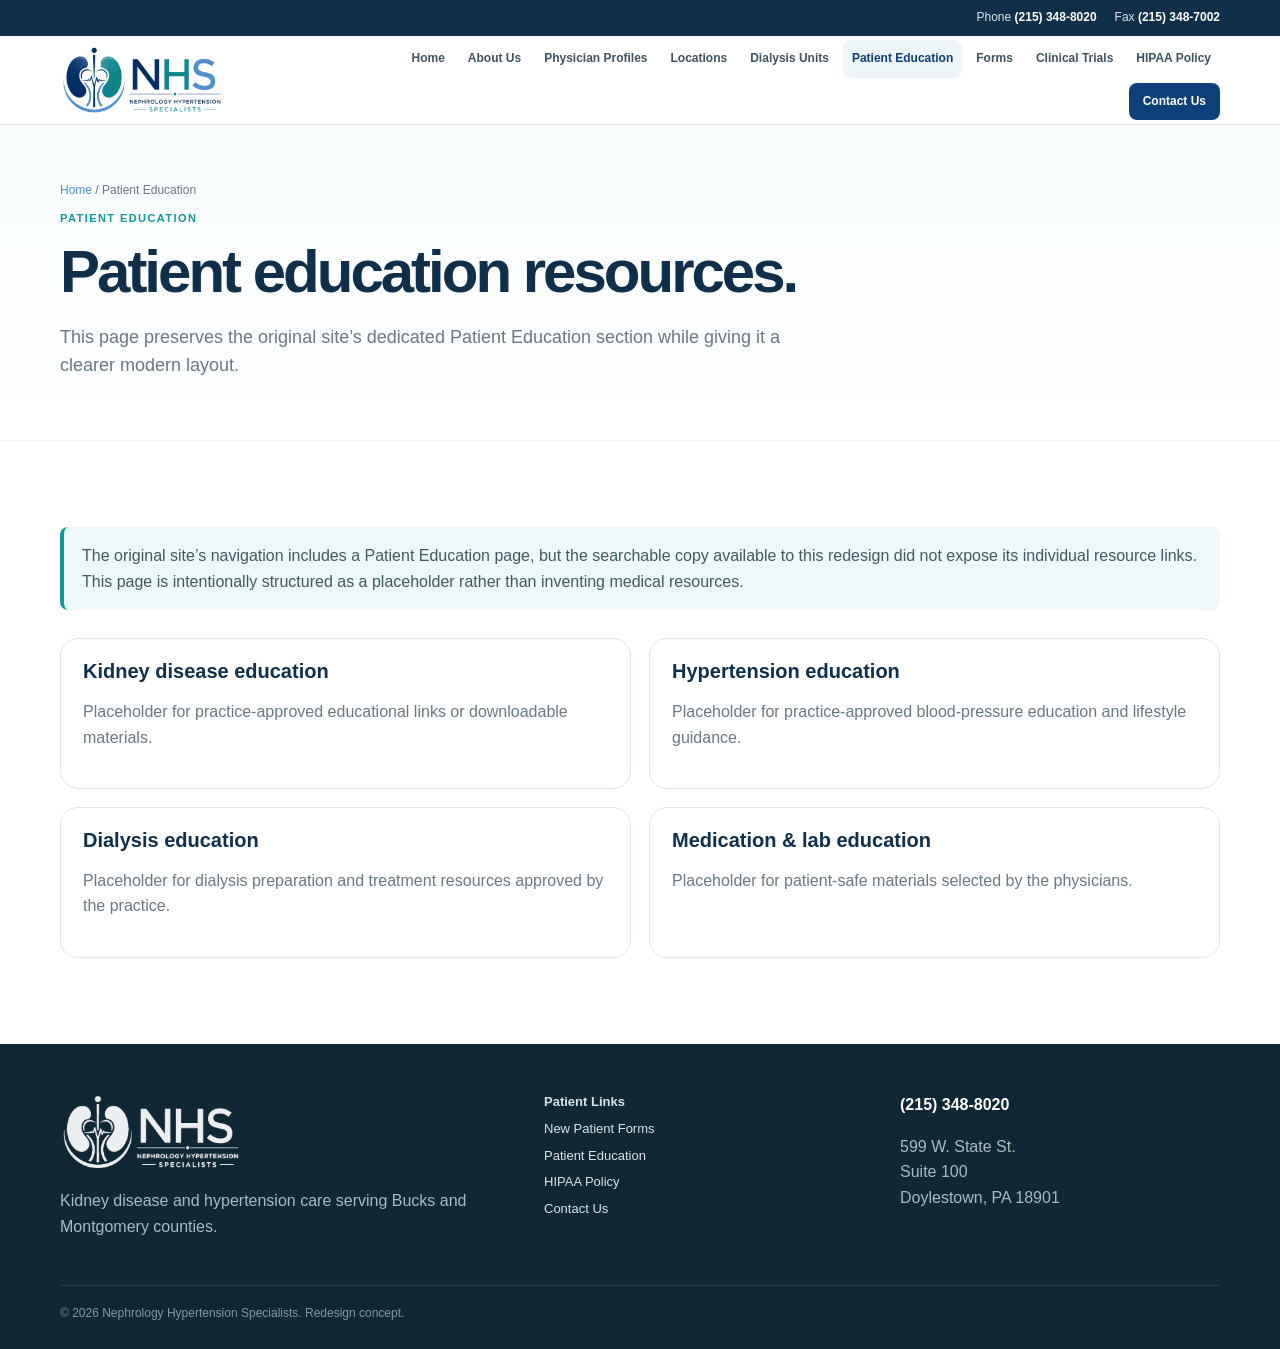
<file: patient-education.html>
<!doctype html><html lang="en"><head><meta charset="utf-8"><meta name="viewport" content="width=device-width,initial-scale=1"><meta name="description" content="Nephrology Hypertension Specialists in Doylestown, Pennsylvania."><title>Patient Education | Nephrology Hypertension Specialists</title><link rel="stylesheet" href="styles.css"></head><body>
<div class="topline"><div class="container"><span>Phone <strong>(215) 348-8020</strong></span><span>Fax <strong>(215) 348-7002</strong></span></div></div>
<header class="site-header">
  <div class="container header-row">
    <a class="logo-link" href="index.html"><img class="site-logo" src="nhs-logo.png" alt="NHS Nephrology Hypertension Specialists"></a>
    <button class="menu-button" onclick="document.querySelector('.main-nav').classList.toggle('open')" aria-label="Open navigation"><span></span><span></span><span></span></button>
    <nav class="main-nav"><a class="" href="index.html">Home</a><a class="" href="about.html">About Us</a><a class="" href="physicians.html">Physician Profiles</a><a class="" href="locations.html">Locations</a><a class="" href="dialysis.html">Dialysis Units</a><a class="active" href="patient-education.html">Patient Education</a><a class="" href="forms.html">Forms</a><a class="" href="clinical-trials.html">Clinical Trials</a><a class="" href="hipaa.html">HIPAA Policy</a><a class="contact-button" href="contact.html">Contact Us</a></nav>
  </div>
</header>

<main><section class="page-hero"><div class="container"><div class="breadcrumb"><a href="index.html">Home</a> / Patient Education</div><div class="eyebrow">Patient Education</div><h1>Patient education resources.</h1><p class="lead">This page preserves the original site’s dedicated Patient Education section while giving it a clearer modern layout.</p></div></section>
<section class="section"><div class="container"><div class="notice">The original site’s navigation includes a Patient Education page, but the searchable copy available to this redesign did not expose its individual resource links. This page is intentionally structured as a placeholder rather than inventing medical resources.</div>
<div class="resource-grid" style="margin-top:28px"><div class="resource-card"><h3>Kidney disease education</h3><p>Placeholder for practice-approved educational links or downloadable materials.</p></div><div class="resource-card"><h3>Hypertension education</h3><p>Placeholder for practice-approved blood-pressure education and lifestyle guidance.</p></div><div class="resource-card"><h3>Dialysis education</h3><p>Placeholder for dialysis preparation and treatment resources approved by the practice.</p></div><div class="resource-card"><h3>Medication & lab education</h3><p>Placeholder for patient-safe materials selected by the physicians.</p></div></div></div></section></main>

<footer class="footer">
  <div class="container">
    <div class="footer-grid">
      <div><img class="footer-logo" src="nhs-logo.png" alt=""><p>Kidney disease and hypertension care serving Bucks and Montgomery counties.</p></div>
      <div class="footer-links">
        <strong>Patient Links</strong>
        <a href="forms.html">New Patient Forms</a>
        <a href="patient-education.html">Patient Education</a>
        <a href="hipaa.html">HIPAA Policy</a>
        <a href="contact.html">Contact Us</a>
      </div>
      <div><strong>(215) 348-8020</strong><p>599 W. State St.<br>Suite 100<br>Doylestown, PA 18901</p></div>
    </div>
    <div class="copyright">© 2026 Nephrology Hypertension Specialists. Redesign concept.</div>
  </div>
</footer>
</body></html>
</file>
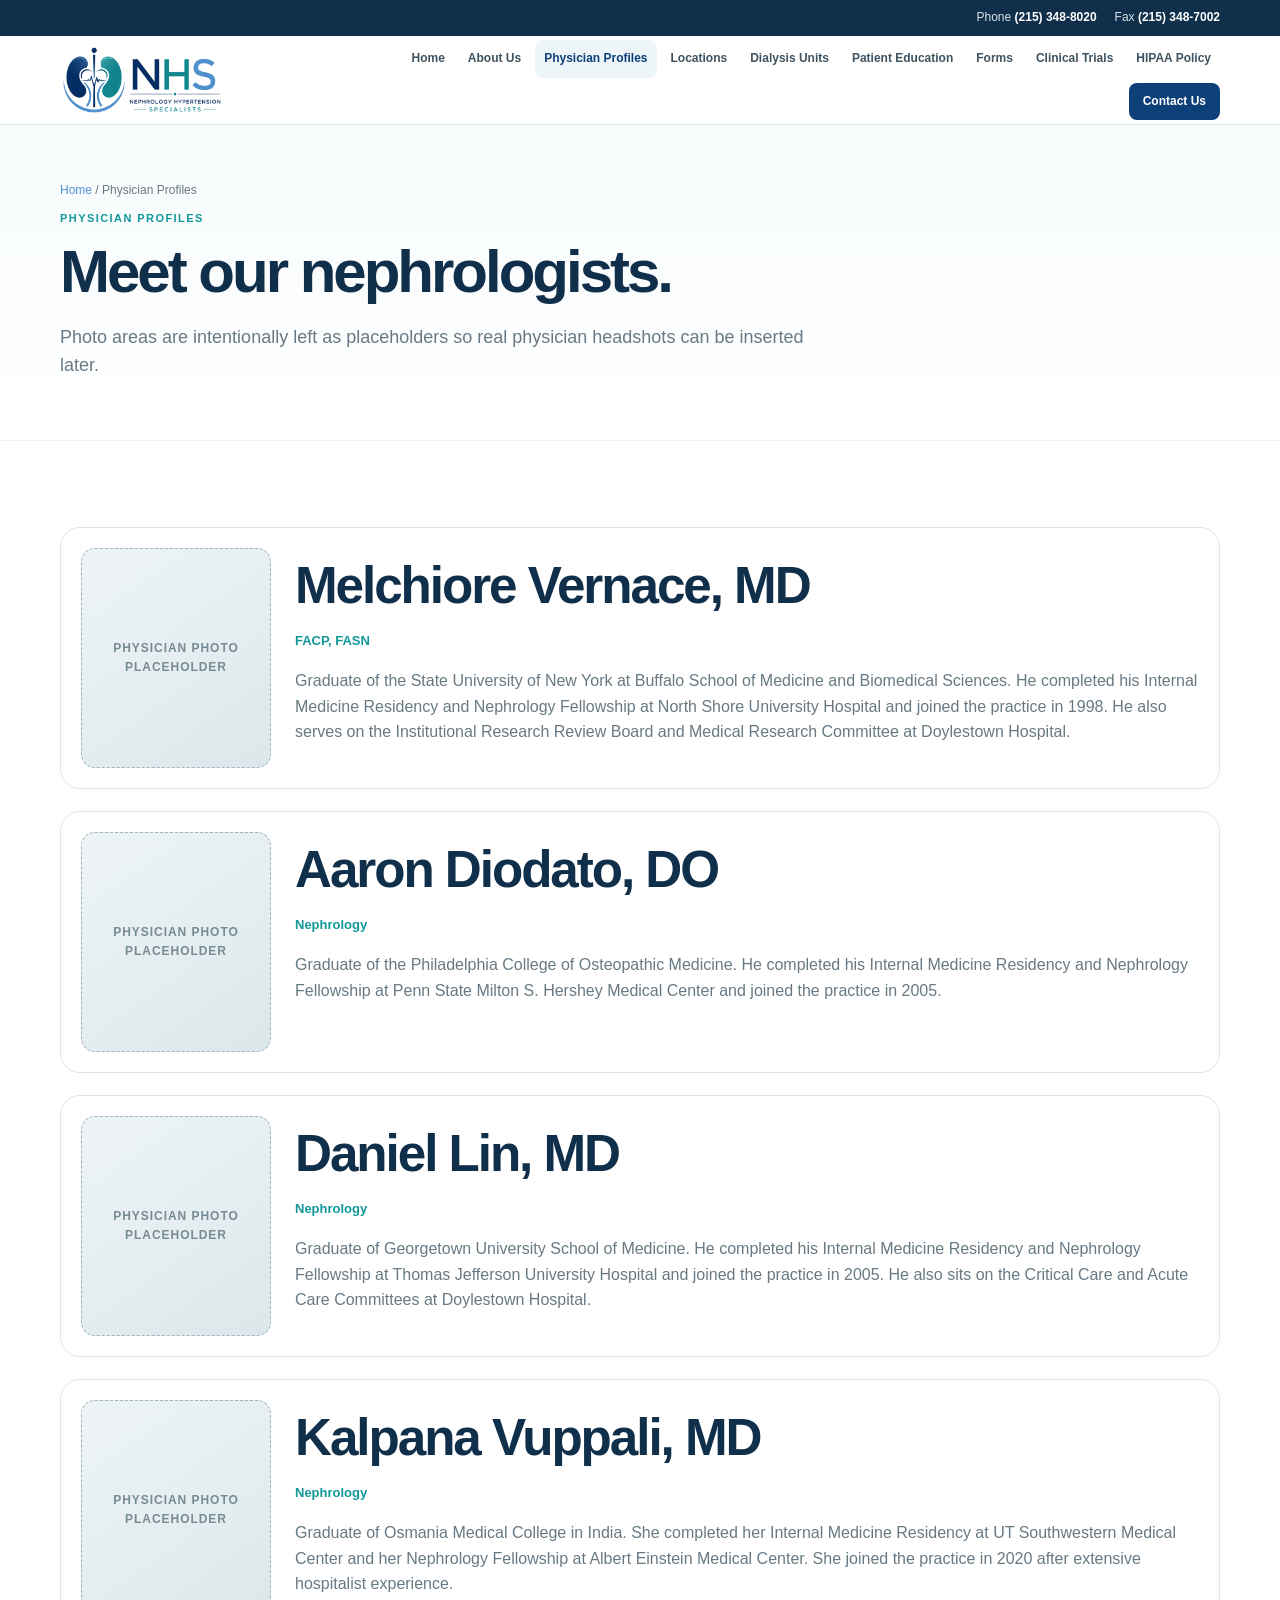
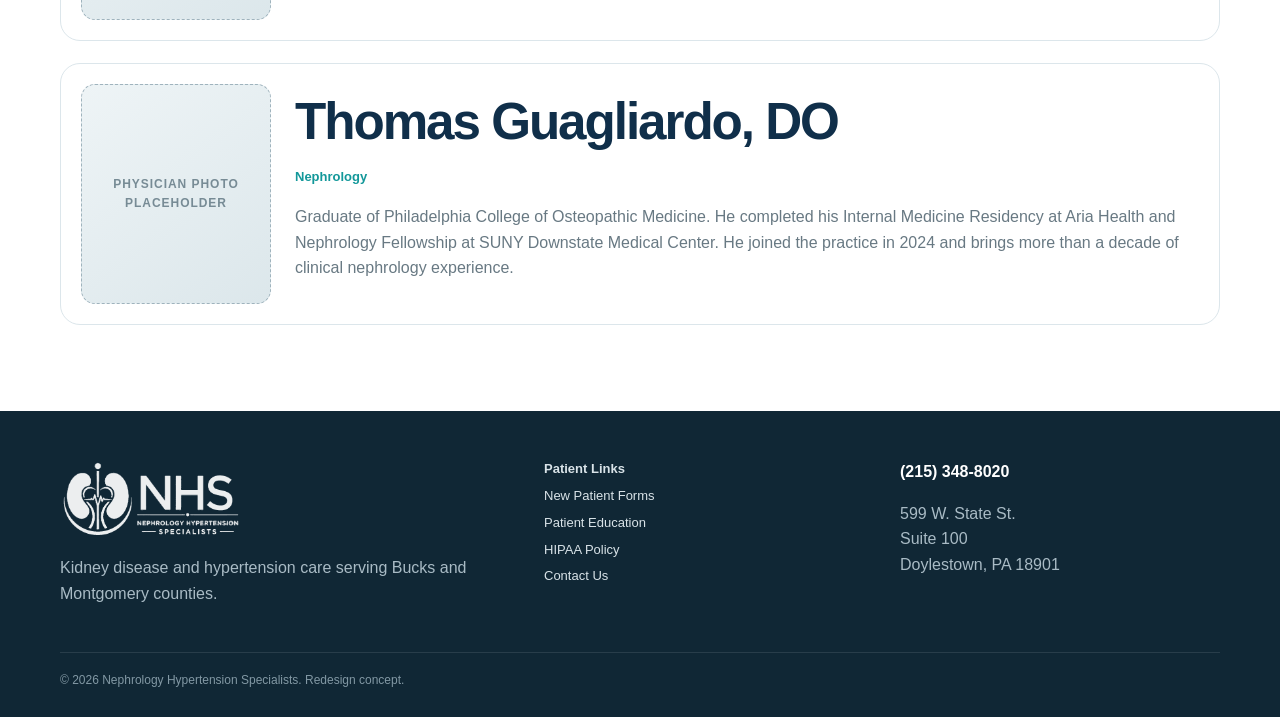
<file: physicians.html>
<!doctype html><html lang="en"><head><meta charset="utf-8"><meta name="viewport" content="width=device-width,initial-scale=1"><meta name="description" content="Nephrology Hypertension Specialists in Doylestown, Pennsylvania."><title>Physician Profiles | Nephrology Hypertension Specialists</title><link rel="stylesheet" href="styles.css"></head><body>
<div class="topline"><div class="container"><span>Phone <strong>(215) 348-8020</strong></span><span>Fax <strong>(215) 348-7002</strong></span></div></div>
<header class="site-header">
  <div class="container header-row">
    <a class="logo-link" href="index.html"><img class="site-logo" src="nhs-logo.png" alt="NHS Nephrology Hypertension Specialists"></a>
    <button class="menu-button" onclick="document.querySelector('.main-nav').classList.toggle('open')" aria-label="Open navigation"><span></span><span></span><span></span></button>
    <nav class="main-nav"><a class="" href="index.html">Home</a><a class="" href="about.html">About Us</a><a class="active" href="physicians.html">Physician Profiles</a><a class="" href="locations.html">Locations</a><a class="" href="dialysis.html">Dialysis Units</a><a class="" href="patient-education.html">Patient Education</a><a class="" href="forms.html">Forms</a><a class="" href="clinical-trials.html">Clinical Trials</a><a class="" href="hipaa.html">HIPAA Policy</a><a class="contact-button" href="contact.html">Contact Us</a></nav>
  </div>
</header>

<main><section class="page-hero"><div class="container"><div class="breadcrumb"><a href="index.html">Home</a> / Physician Profiles</div><div class="eyebrow">Physician Profiles</div><h1>Meet our nephrologists.</h1><p class="lead">Photo areas are intentionally left as placeholders so real physician headshots can be inserted later.</p></div></section>
<section class="section"><div class="container doctor-list">
<div class="doctor-card"><div class="doctor-photo">Physician photo<br>placeholder</div><div><h2>Melchiore Vernace, MD</h2><div class="credential">FACP, FASN</div><p>Graduate of the State University of New York at Buffalo School of Medicine and Biomedical Sciences. He completed his Internal Medicine Residency and Nephrology Fellowship at North Shore University Hospital and joined the practice in 1998. He also serves on the Institutional Research Review Board and Medical Research Committee at Doylestown Hospital.</p></div></div>
<div class="doctor-card"><div class="doctor-photo">Physician photo<br>placeholder</div><div><h2>Aaron Diodato, DO</h2><div class="credential">Nephrology</div><p>Graduate of the Philadelphia College of Osteopathic Medicine. He completed his Internal Medicine Residency and Nephrology Fellowship at Penn State Milton S. Hershey Medical Center and joined the practice in 2005.</p></div></div>
<div class="doctor-card"><div class="doctor-photo">Physician photo<br>placeholder</div><div><h2>Daniel Lin, MD</h2><div class="credential">Nephrology</div><p>Graduate of Georgetown University School of Medicine. He completed his Internal Medicine Residency and Nephrology Fellowship at Thomas Jefferson University Hospital and joined the practice in 2005. He also sits on the Critical Care and Acute Care Committees at Doylestown Hospital.</p></div></div>
<div class="doctor-card"><div class="doctor-photo">Physician photo<br>placeholder</div><div><h2>Kalpana Vuppali, MD</h2><div class="credential">Nephrology</div><p>Graduate of Osmania Medical College in India. She completed her Internal Medicine Residency at UT Southwestern Medical Center and her Nephrology Fellowship at Albert Einstein Medical Center. She joined the practice in 2020 after extensive hospitalist experience.</p></div></div>
<div class="doctor-card"><div class="doctor-photo">Physician photo<br>placeholder</div><div><h2>Thomas Guagliardo, DO</h2><div class="credential">Nephrology</div><p>Graduate of Philadelphia College of Osteopathic Medicine. He completed his Internal Medicine Residency at Aria Health and Nephrology Fellowship at SUNY Downstate Medical Center. He joined the practice in 2024 and brings more than a decade of clinical nephrology experience.</p></div></div>
</div></section></main>

<footer class="footer">
  <div class="container">
    <div class="footer-grid">
      <div><img class="footer-logo" src="nhs-logo.png" alt=""><p>Kidney disease and hypertension care serving Bucks and Montgomery counties.</p></div>
      <div class="footer-links">
        <strong>Patient Links</strong>
        <a href="forms.html">New Patient Forms</a>
        <a href="patient-education.html">Patient Education</a>
        <a href="hipaa.html">HIPAA Policy</a>
        <a href="contact.html">Contact Us</a>
      </div>
      <div><strong>(215) 348-8020</strong><p>599 W. State St.<br>Suite 100<br>Doylestown, PA 18901</p></div>
    </div>
    <div class="copyright">© 2026 Nephrology Hypertension Specialists. Redesign concept.</div>
  </div>
</footer>
</body></html>
</file>
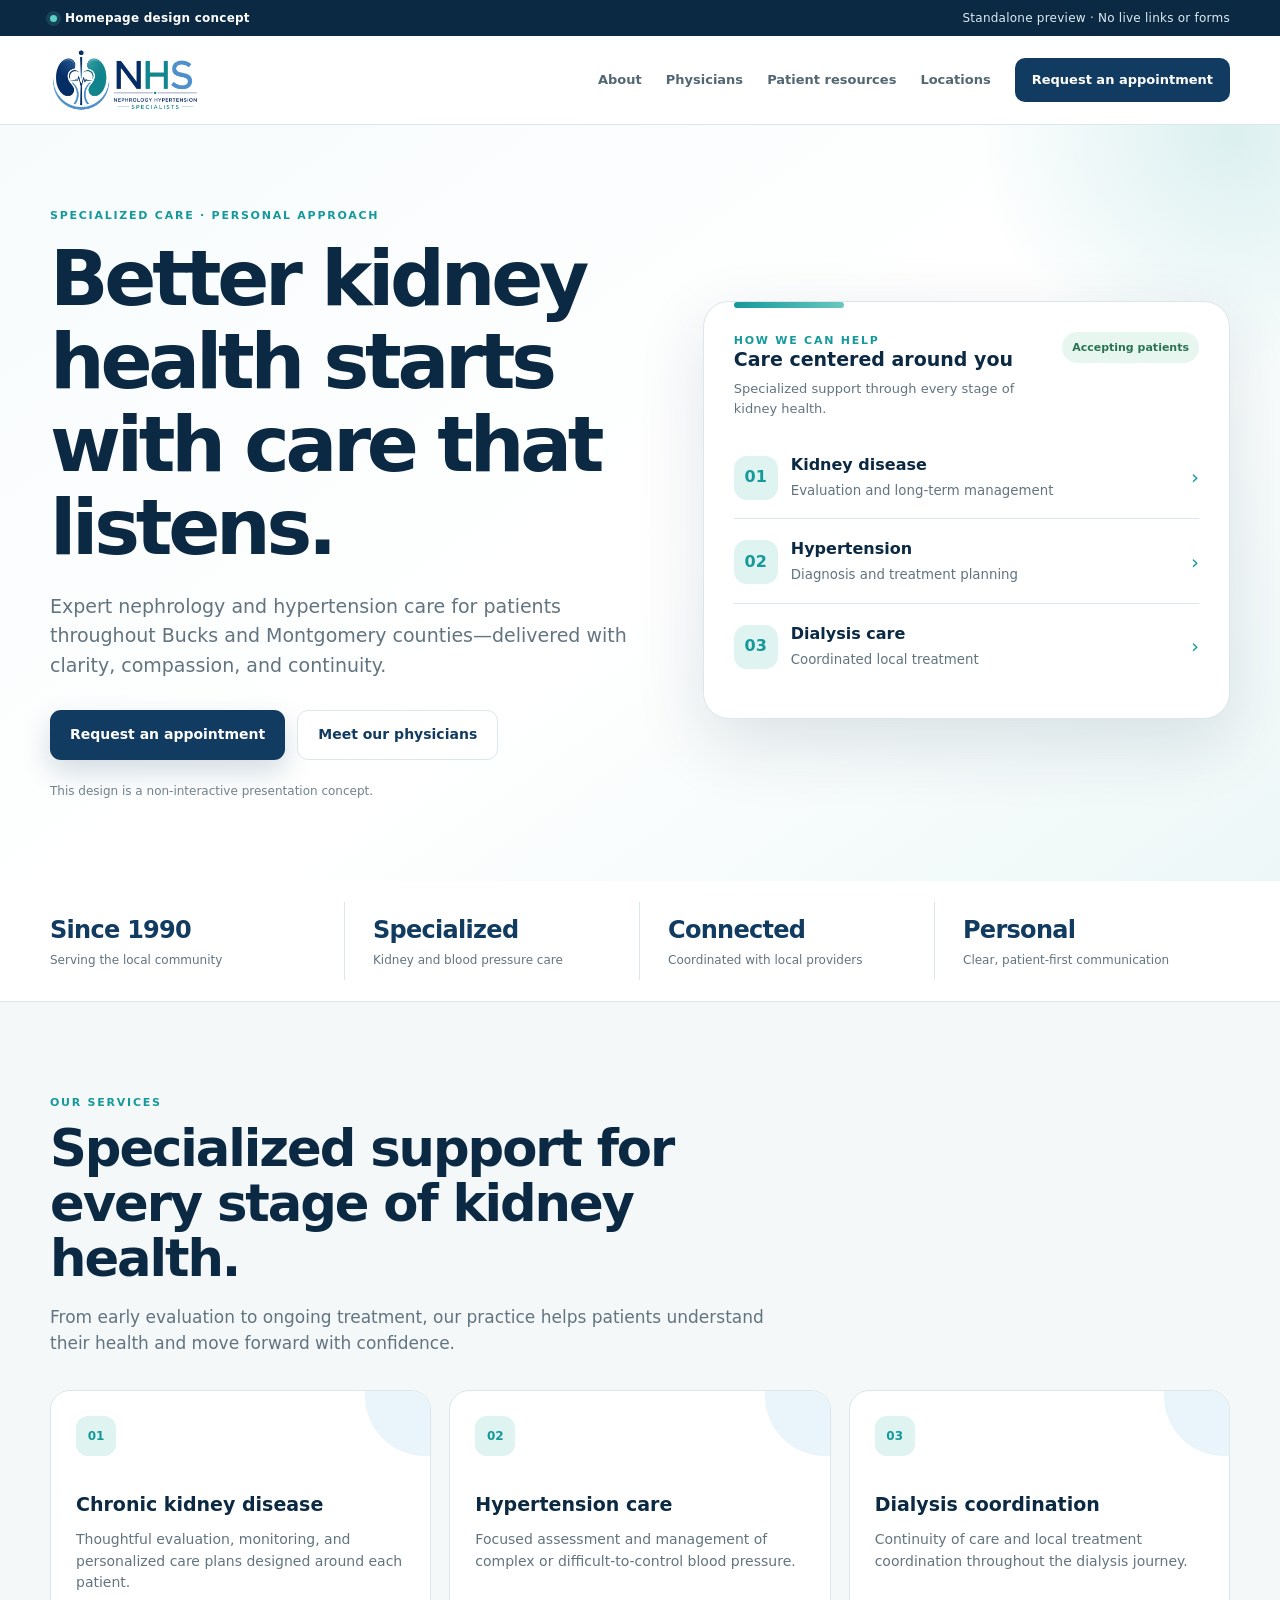
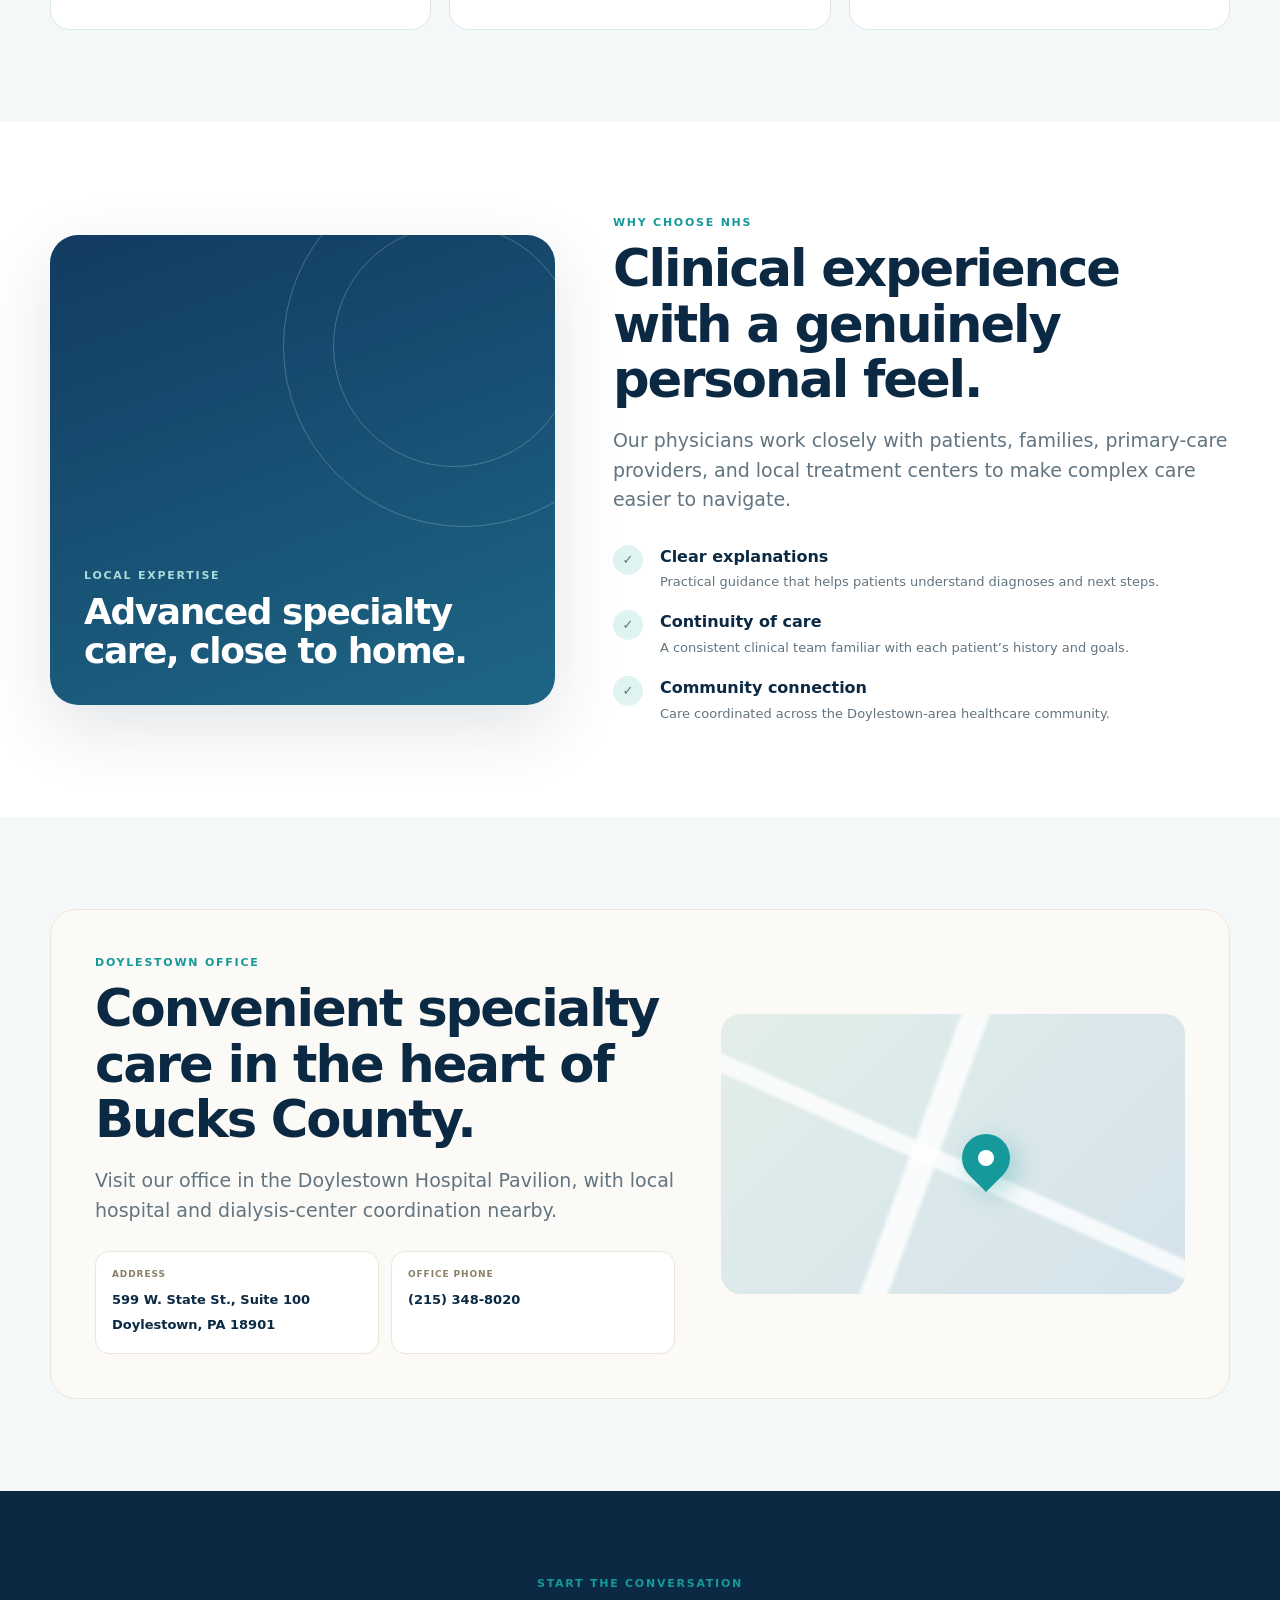
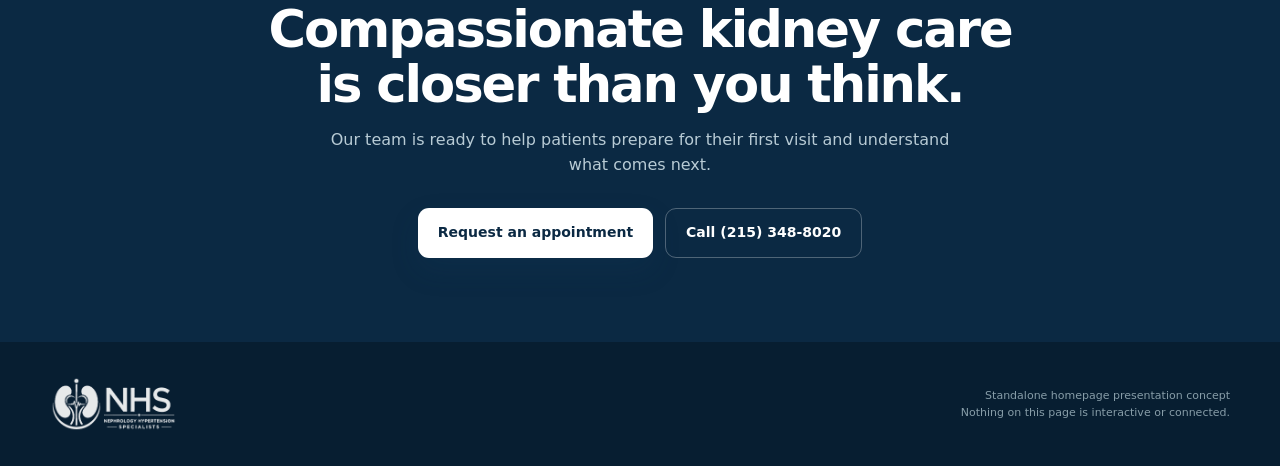
<file: prospective-client-demo.html>
<!doctype html>
<html lang="en">
<head>
  <meta charset="utf-8">
  <meta name="viewport" content="width=device-width,initial-scale=1">
  <meta name="description" content="Standalone homepage design concept for Nephrology Hypertension Specialists.">
  <title>NHS Homepage Design Concept</title>
  <style>
    :root{
      --navy:#123b61;
      --navy-deep:#0b2943;
      --teal:#15999b;
      --aqua:#dff3f1;
      --sky:#eaf4fb;
      --cream:#fbfaf6;
      --ink:#20313d;
      --muted:#627480;
      --line:#dce7eb;
      --white:#fff;
      --shadow:0 24px 70px rgba(10,42,67,.12);
    }
    *{box-sizing:border-box}
    html{scroll-behavior:smooth}
    body{margin:0;background:var(--white);color:var(--ink);font-family:Inter,ui-sans-serif,system-ui,-apple-system,BlinkMacSystemFont,"Segoe UI",sans-serif;line-height:1.55}
    img{display:block;max-width:100%}
    .shell{width:min(1180px,calc(100% - 48px));margin-inline:auto}
    .concept-bar{background:var(--navy-deep);color:#dcebf2;font-size:12px;letter-spacing:.02em}
    .concept-bar .shell{min-height:36px;display:flex;align-items:center;justify-content:space-between;gap:20px}
    .concept-label{display:inline-flex;align-items:center;gap:8px;font-weight:800;color:#fff}
    .concept-dot{width:7px;height:7px;border-radius:50%;background:#5ed1c7;box-shadow:0 0 0 4px rgba(94,209,199,.15)}
    .header{background:rgba(255,255,255,.96);border-bottom:1px solid var(--line)}
    .header-row{min-height:88px;display:flex;align-items:center;justify-content:space-between;gap:28px}
    .logo{width:300px;height:66px;object-fit:contain;object-position:left center}
    .nav{display:flex;align-items:center;justify-content:flex-end;gap:24px;color:#536773;font-size:13px;font-weight:750}
    .nav span{white-space:nowrap}
    .nav .nav-cta{padding:12px 17px;border-radius:10px;background:var(--navy);color:#fff}
    .hero{position:relative;overflow:hidden;background:linear-gradient(145deg,#f7fbfc 0%,#fff 55%,#edf7f7 100%);padding:82px 0 68px}
    .hero:before{content:"";position:absolute;width:520px;height:520px;border-radius:50%;right:-210px;top:-250px;background:radial-gradient(circle,rgba(21,153,155,.15),rgba(21,153,155,0) 68%)}
    .hero-grid{position:relative;display:grid;grid-template-columns:1.05fr .95fr;gap:70px;align-items:center}
    .eyebrow{text-transform:uppercase;letter-spacing:.16em;color:var(--teal);font-size:11px;font-weight:900}
    h1,h2,h3{color:var(--navy-deep);line-height:1.08}
    h1{font-size:clamp(48px,6vw,78px);letter-spacing:-.055em;margin:14px 0 22px;max-width:760px}
    h2{font-size:clamp(34px,4vw,52px);letter-spacing:-.04em;margin:10px 0 16px}
    h3{font-size:19px;margin:0 0 9px}
    .hero-copy{font-size:19px;color:var(--muted);max-width:650px}
    .hero-actions{display:flex;gap:12px;flex-wrap:wrap;margin-top:30px}
    .demo-button{display:inline-flex;min-height:50px;align-items:center;justify-content:center;padding:0 20px;border-radius:11px;font-size:14px;font-weight:850}
    .demo-button.primary{background:var(--navy);color:#fff;box-shadow:0 12px 28px rgba(18,59,97,.18)}
    .demo-button.secondary{border:1px solid var(--line);background:#fff;color:var(--navy)}
    .hero-note{margin-top:22px;color:#71828c;font-size:12px}
    .care-card{position:relative;background:#fff;border:1px solid var(--line);border-radius:26px;padding:30px;box-shadow:var(--shadow)}
    .care-card:after{content:"";position:absolute;width:110px;height:6px;border-radius:999px;left:30px;top:0;background:linear-gradient(90deg,var(--teal),#69c8c0)}
    .care-card-head{display:flex;align-items:flex-start;justify-content:space-between;gap:20px;margin-bottom:18px}
    .care-card-head p{margin:3px 0 0;color:var(--muted);font-size:13px}
    .availability{background:#e7f6ef;color:#2a7454;border-radius:999px;padding:7px 10px;font-size:11px;font-weight:850;white-space:nowrap}
    .care-list{display:grid;gap:2px}
    .care-row{display:grid;grid-template-columns:44px 1fr auto;gap:13px;align-items:center;padding:16px 0;border-bottom:1px solid var(--line)}
    .care-row:last-child{border-bottom:0}
    .care-icon{width:44px;height:44px;display:grid;place-items:center;border-radius:13px;background:var(--aqua);color:var(--teal);font-weight:900}
    .care-row strong{display:block;color:var(--navy-deep)}
    .care-row small{color:var(--muted)}
    .arrow{color:var(--teal);font-size:20px}
    .trust-strip{border-bottom:1px solid var(--line);background:#fff}
    .trust-grid{min-height:120px;display:grid;grid-template-columns:repeat(4,1fr);align-items:center}
    .trust-item{padding:10px 28px;border-right:1px solid var(--line)}
    .trust-item:first-child{padding-left:0}
    .trust-item:last-child{border-right:0}
    .trust-item strong{display:block;color:var(--navy);font-size:24px;letter-spacing:-.03em}
    .trust-item span{display:block;color:var(--muted);font-size:12px;margin-top:2px}
    .section{padding:92px 0}
    .section.soft{background:#f4f8f9}
    .section-head{max-width:750px;margin-bottom:34px}
    .section-head p{color:var(--muted);font-size:17px}
    .service-grid{display:grid;grid-template-columns:repeat(3,1fr);gap:18px}
    .service{position:relative;min-height:240px;background:#fff;border:1px solid var(--line);border-radius:20px;padding:25px;overflow:hidden}
    .service:before{content:"";position:absolute;width:120px;height:120px;border-radius:50%;right:-55px;top:-55px;background:var(--sky)}
    .service-number{position:relative;width:40px;height:40px;border-radius:12px;background:var(--aqua);display:grid;place-items:center;color:var(--teal);font-size:12px;font-weight:900;margin-bottom:38px}
    .service p{color:var(--muted);font-size:14px;margin-bottom:0}
    .practice-grid{display:grid;grid-template-columns:.9fr 1.1fr;gap:58px;align-items:center}
    .practice-visual{position:relative;min-height:470px;border-radius:28px;background:linear-gradient(160deg,var(--navy),#1e6685);overflow:hidden;box-shadow:var(--shadow)}
    .practice-visual:before,.practice-visual:after{content:"";position:absolute;border-radius:50%;border:1px solid rgba(255,255,255,.22)}
    .practice-visual:before{width:360px;height:360px;right:-90px;top:-70px}
    .practice-visual:after{width:240px;height:240px;right:-20px;top:-10px}
    .visual-copy{position:absolute;inset:auto 34px 34px;color:#fff}
    .visual-copy span{display:block;color:#a9dbdb;font-size:11px;text-transform:uppercase;letter-spacing:.16em;font-weight:900}
    .visual-copy strong{display:block;font-size:36px;line-height:1.1;letter-spacing:-.04em;margin-top:8px;max-width:390px}
    .feature-list{display:grid;gap:16px;margin-top:30px}
    .feature{display:grid;grid-template-columns:34px 1fr;gap:13px}
    .check{width:30px;height:30px;border-radius:50%;background:var(--aqua);color:var(--teal);display:grid;place-items:center;font-weight:900}
    .feature strong{display:block;color:var(--navy-deep)}
    .feature span{font-size:13px;color:var(--muted)}
    .location-panel{display:grid;grid-template-columns:1fr .8fr;gap:46px;align-items:center;background:var(--cream);border:1px solid #ebe6d9;border-radius:26px;padding:44px}
    .location-info{display:grid;grid-template-columns:1fr 1fr;gap:12px;margin-top:26px}
    .location-info div{background:#fff;border:1px solid #ebe6d9;border-radius:14px;padding:16px}
    .location-info small{display:block;text-transform:uppercase;letter-spacing:.1em;color:#8a7f68;font-size:9px;font-weight:900;margin-bottom:5px}
    .location-info strong{color:var(--navy-deep);font-size:13px}
    .map-card{min-height:280px;position:relative;border-radius:20px;background:linear-gradient(135deg,#e3eee9,#d4e3ec);overflow:hidden}
    .map-card:before{content:"";position:absolute;inset:0;background:linear-gradient(24deg,transparent 45%,rgba(255,255,255,.8) 46% 49%,transparent 50%),linear-gradient(110deg,transparent 42%,rgba(255,255,255,.85) 43% 47%,transparent 48%)}
    .pin{position:absolute;left:52%;top:43%;width:48px;height:48px;border-radius:50% 50% 50% 0;background:var(--teal);transform:rotate(-45deg);box-shadow:0 10px 24px rgba(21,153,155,.3)}
    .pin:after{content:"";position:absolute;width:16px;height:16px;border-radius:50%;background:#fff;left:16px;top:16px}
    .cta{padding:84px 0;background:var(--navy-deep);color:#fff;text-align:center}
    .cta h2{color:#fff;max-width:760px;margin-inline:auto}
    .cta p{color:#b8cbd5;max-width:650px;margin:0 auto}
    .cta .hero-actions{justify-content:center}
    .cta .primary{background:#fff;color:var(--navy-deep)}
    .cta .secondary{background:transparent;border-color:rgba(255,255,255,.28);color:#fff}
    .footer{background:#071e31;color:#dbe5ea;padding:34px 0}
    .footer-row{display:flex;align-items:center;justify-content:space-between;gap:24px}
    .footer-logo{width:235px;height:56px;object-fit:contain;object-position:left;filter:brightness(0) invert(1);opacity:.9}
    .footer-copy{text-align:right;color:#879da8;font-size:11px}
    @media(max-width:980px){
      .nav span:not(.nav-cta){display:none}
      .hero-grid,.practice-grid,.location-panel{grid-template-columns:1fr}
      .trust-grid{grid-template-columns:repeat(2,1fr);padding:18px 0}
      .trust-item:nth-child(2){border-right:0}
      .service-grid{grid-template-columns:1fr 1fr}
    }
    @media(max-width:650px){
      .shell{width:min(100% - 28px,1180px)}
      .concept-bar .shell{justify-content:center}.concept-bar .detail{display:none}
      .header-row{min-height:74px}.logo{width:215px;height:55px}.nav-cta{display:none}
      .hero{padding:56px 0}.hero-grid{gap:38px}h1{font-size:49px}
      .hero-actions{flex-direction:column}.demo-button{width:100%}
      .care-card{padding:23px 18px}.care-card-head{display:block}.availability{display:inline-block;margin-top:10px}
      .trust-grid{grid-template-columns:1fr 1fr}.trust-item{padding:14px}.trust-item strong{font-size:20px}
      .section{padding:68px 0}.service-grid{grid-template-columns:1fr}.service{min-height:auto}
      .practice-visual{min-height:380px}.visual-copy strong{font-size:31px}
      .location-panel{padding:25px 19px}.location-info{grid-template-columns:1fr}
      .footer-row{align-items:flex-start;flex-direction:column}.footer-copy{text-align:left}
    }
  </style>
</head>
<body>
  <div class="concept-bar">
    <div class="shell"><span class="concept-label"><span class="concept-dot"></span>Homepage design concept</span><span class="detail">Standalone preview · No live links or forms</span></div>
  </div>

  <header class="header">
    <div class="shell header-row">
      <img class="logo" src="nhs-logo.png" alt="Nephrology Hypertension Specialists">
      <nav class="nav" aria-label="Homepage preview navigation"><span>About</span><span>Physicians</span><span>Patient resources</span><span>Locations</span><span class="nav-cta">Request an appointment</span></nav>
    </div>
  </header>

  <main>
    <section class="hero">
      <div class="shell hero-grid">
        <div>
          <div class="eyebrow">Specialized care · Personal approach</div>
          <h1>Better kidney health starts with care that listens.</h1>
          <p class="hero-copy">Expert nephrology and hypertension care for patients throughout Bucks and Montgomery counties—delivered with clarity, compassion, and continuity.</p>
          <div class="hero-actions"><span class="demo-button primary">Request an appointment</span><span class="demo-button secondary">Meet our physicians</span></div>
          <p class="hero-note">This design is a non-interactive presentation concept.</p>
        </div>
        <aside class="care-card">
          <div class="care-card-head"><div><div class="eyebrow">How we can help</div><h3>Care centered around you</h3><p>Specialized support through every stage of kidney health.</p></div><span class="availability">Accepting patients</span></div>
          <div class="care-list">
            <div class="care-row"><span class="care-icon">01</span><div><strong>Kidney disease</strong><small>Evaluation and long-term management</small></div><span class="arrow">›</span></div>
            <div class="care-row"><span class="care-icon">02</span><div><strong>Hypertension</strong><small>Diagnosis and treatment planning</small></div><span class="arrow">›</span></div>
            <div class="care-row"><span class="care-icon">03</span><div><strong>Dialysis care</strong><small>Coordinated local treatment</small></div><span class="arrow">›</span></div>
          </div>
        </aside>
      </div>
    </section>

    <section class="trust-strip">
      <div class="shell trust-grid">
        <div class="trust-item"><strong>Since 1990</strong><span>Serving the local community</span></div>
        <div class="trust-item"><strong>Specialized</strong><span>Kidney and blood pressure care</span></div>
        <div class="trust-item"><strong>Connected</strong><span>Coordinated with local providers</span></div>
        <div class="trust-item"><strong>Personal</strong><span>Clear, patient-first communication</span></div>
      </div>
    </section>

    <section class="section soft">
      <div class="shell">
        <div class="section-head"><div class="eyebrow">Our services</div><h2>Specialized support for every stage of kidney health.</h2><p>From early evaluation to ongoing treatment, our practice helps patients understand their health and move forward with confidence.</p></div>
        <div class="service-grid">
          <article class="service"><span class="service-number">01</span><h3>Chronic kidney disease</h3><p>Thoughtful evaluation, monitoring, and personalized care plans designed around each patient.</p></article>
          <article class="service"><span class="service-number">02</span><h3>Hypertension care</h3><p>Focused assessment and management of complex or difficult-to-control blood pressure.</p></article>
          <article class="service"><span class="service-number">03</span><h3>Dialysis coordination</h3><p>Continuity of care and local treatment coordination throughout the dialysis journey.</p></article>
        </div>
      </div>
    </section>

    <section class="section">
      <div class="shell practice-grid">
        <div class="practice-visual"><div class="visual-copy"><span>Local expertise</span><strong>Advanced specialty care, close to home.</strong></div></div>
        <div>
          <div class="eyebrow">Why choose NHS</div>
          <h2>Clinical experience with a genuinely personal feel.</h2>
          <p class="hero-copy">Our physicians work closely with patients, families, primary-care providers, and local treatment centers to make complex care easier to navigate.</p>
          <div class="feature-list">
            <div class="feature"><span class="check">✓</span><div><strong>Clear explanations</strong><span>Practical guidance that helps patients understand diagnoses and next steps.</span></div></div>
            <div class="feature"><span class="check">✓</span><div><strong>Continuity of care</strong><span>A consistent clinical team familiar with each patient’s history and goals.</span></div></div>
            <div class="feature"><span class="check">✓</span><div><strong>Community connection</strong><span>Care coordinated across the Doylestown-area healthcare community.</span></div></div>
          </div>
        </div>
      </div>
    </section>

    <section class="section soft">
      <div class="shell location-panel">
        <div>
          <div class="eyebrow">Doylestown office</div>
          <h2>Convenient specialty care in the heart of Bucks County.</h2>
          <p class="hero-copy">Visit our office in the Doylestown Hospital Pavilion, with local hospital and dialysis-center coordination nearby.</p>
          <div class="location-info"><div><small>Address</small><strong>599 W. State St., Suite 100<br>Doylestown, PA 18901</strong></div><div><small>Office phone</small><strong>(215) 348-8020</strong></div></div>
        </div>
        <div class="map-card" aria-label="Abstract location map illustration"><span class="pin"></span></div>
      </div>
    </section>

    <section class="cta">
      <div class="shell"><div class="eyebrow">Start the conversation</div><h2>Compassionate kidney care is closer than you think.</h2><p>Our team is ready to help patients prepare for their first visit and understand what comes next.</p><div class="hero-actions"><span class="demo-button primary">Request an appointment</span><span class="demo-button secondary">Call (215) 348-8020</span></div></div>
    </section>
  </main>

  <footer class="footer">
    <div class="shell footer-row"><img class="footer-logo" src="nhs-logo.png" alt="Nephrology Hypertension Specialists"><div class="footer-copy">Standalone homepage presentation concept<br>Nothing on this page is interactive or connected.</div></div>
  </footer>
</body>
</html>
</file>
<file: styles.css>
:root{
  --navy:#0d3f78;
  --navy-deep:#102f4a;
  --teal:#13989a;
  --blue:#4d91d0;
  --ice:#f4f8fa;
  --ink:#22313b;
  --muted:#687983;
  --line:#dce6eb;
  --white:#fff;
  --shadow:0 18px 50px rgba(18,48,72,.10);
  --container:1160px;
}
*{box-sizing:border-box}
html{scroll-behavior:smooth}
body{margin:0;font-family:Arial,Helvetica,sans-serif;color:var(--ink);background:#fff;line-height:1.6}
a{text-decoration:none;color:inherit}
img{max-width:100%;display:block}
.container{width:min(var(--container),calc(100% - 40px));margin:0 auto}

.site-header{
  position:sticky;top:0;z-index:50;
  background:rgba(255,255,255,.97);
  border-bottom:1px solid var(--line);
  backdrop-filter:blur(12px);
}
.header-row{min-height:88px;display:flex;align-items:center;justify-content:space-between;gap:24px}
.logo-link{display:flex;align-items:center;min-width:0}
.site-logo{width:330px;height:72px;object-fit:contain;object-position:left center}
.main-nav{display:flex;align-items:center;gap:5px;flex-wrap:wrap;justify-content:flex-end}
.main-nav a{padding:9px 9px;border-radius:8px;font-size:12px;font-weight:700;color:#3f5360}
.main-nav a:hover,.main-nav a.active{background:#edf5f8;color:var(--navy)}
.main-nav .contact-button{background:var(--navy);color:#fff;padding-inline:14px}
.menu-button{display:none;border:0;background:transparent;padding:8px}
.menu-button span{display:block;width:25px;height:2px;background:var(--ink);margin:5px 0}

.topline{background:var(--navy-deep);color:#d7e4eb;font-size:12px}
.topline .container{min-height:36px;display:flex;align-items:center;justify-content:flex-end;gap:18px}
.topline strong{color:#fff}

.hero{background:linear-gradient(180deg,#f8fbfc,#fff);padding:76px 0 70px}
.hero-grid{display:grid;grid-template-columns:1.1fr .9fr;gap:65px;align-items:center}
.eyebrow{color:var(--teal);text-transform:uppercase;letter-spacing:.13em;font-size:11px;font-weight:800}
h1,h2,h3{color:var(--navy-deep);line-height:1.08}
h1{font-size:clamp(44px,5.5vw,72px);letter-spacing:-.05em;margin:12px 0 18px}
h2{font-size:clamp(34px,4vw,54px);letter-spacing:-.04em;margin:10px 0 18px}
h3{margin:0 0 8px}
.lead{font-size:18px;color:var(--muted);max-width:760px}
.actions{display:flex;gap:12px;flex-wrap:wrap;margin-top:28px}
.btn{display:inline-flex;align-items:center;justify-content:center;min-height:48px;padding:0 18px;border-radius:10px;font-weight:800;font-size:14px;border:1px solid transparent}
.btn.primary{background:var(--navy);color:#fff}
.btn.secondary{background:#fff;border-color:var(--line);color:var(--navy)}
.quick-card{background:#fff;border:1px solid var(--line);border-radius:22px;padding:26px;box-shadow:var(--shadow)}
.quick-card .quick{display:grid;grid-template-columns:42px 1fr auto;gap:12px;align-items:center;padding:16px 0;border-bottom:1px solid var(--line)}
.quick-card .quick:last-of-type{border-bottom:0}
.quick-num{width:42px;height:42px;border-radius:12px;background:#e5f3f3;color:var(--teal);display:grid;place-items:center;font-weight:800;font-size:12px}
.quick small{display:block;color:var(--muted)}
.phone-block{margin-top:20px;border-radius:13px;padding:14px 15px;background:var(--navy-deep);color:#fff;display:flex;justify-content:space-between;gap:16px}
.phone-block a{font-weight:800}

.section{padding:86px 0}
.section.alt{background:var(--ice)}
.section-head{max-width:800px;margin-bottom:32px}
.card-grid{display:grid;grid-template-columns:repeat(3,1fr);gap:18px}
.card{background:#fff;border:1px solid var(--line);border-radius:18px;padding:22px}
.card p{color:var(--muted);font-size:14px;margin-bottom:0}
.two-col{display:grid;grid-template-columns:1fr 1fr;gap:48px;align-items:start}
.info-box{background:var(--ice);border:1px solid var(--line);border-radius:18px;padding:24px}
.info-box ul{padding-left:20px;color:var(--muted)}
.info-box li{margin:8px 0}
.notice{border-left:4px solid var(--teal);background:#eff8f8;padding:16px 18px;border-radius:8px;color:#3f5960}

.page-hero{padding:56px 0 42px;background:linear-gradient(180deg,#f7fbfc,#fff);border-bottom:1px solid #eef3f5}
.page-hero h1{font-size:clamp(38px,5vw,60px)}
.breadcrumb{font-size:12px;color:var(--muted);margin-bottom:10px}
.breadcrumb a{color:var(--blue)}

.doctor-list{display:grid;gap:22px}
.doctor-card{display:grid;grid-template-columns:190px 1fr;gap:24px;background:#fff;border:1px solid var(--line);border-radius:20px;padding:20px}
.doctor-photo{height:220px;border:1px dashed #9fb3bd;border-radius:14px;background:linear-gradient(145deg,#eef4f6,#dce7eb);display:grid;place-items:center;text-align:center;color:#778b95;font-size:12px;font-weight:800;text-transform:uppercase;letter-spacing:.08em}
.doctor-card p{color:var(--muted)}
.credential{color:var(--teal);font-size:13px;font-weight:800}

.location-card,.dialysis-card,.resource-card{background:#fff;border:1px solid var(--line);border-radius:18px;padding:22px}
.location-card + .location-card,.dialysis-card + .dialysis-card{margin-top:16px}
.direction-grid{display:grid;grid-template-columns:repeat(2,1fr);gap:18px}
.direction-card{background:#fff;border:1px solid var(--line);border-radius:16px;padding:20px}
.direction-card p{color:var(--muted);font-size:14px}

.hours-table{width:100%;border-collapse:collapse;margin-top:16px}
.hours-table td{padding:12px 14px;border-bottom:1px solid var(--line)}
.hours-table td:last-child{text-align:right;font-weight:700;color:var(--navy)}
.hours-table tr:last-child td{border-bottom:0}

.resource-grid{display:grid;grid-template-columns:repeat(2,1fr);gap:18px}
.resource-card h3{font-size:20px}
.resource-card p{color:var(--muted)}
.tag-row{display:flex;flex-wrap:wrap;gap:9px;margin-top:18px}
.tag{border:1px solid var(--line);background:#f7fafb;border-radius:999px;padding:7px 10px;font-size:12px;font-weight:700;color:var(--navy)}

.footer{background:#102735;color:#fff;padding:48px 0 26px}
.footer-grid{display:grid;grid-template-columns:1.4fr 1fr 1fr;gap:36px}
.footer-logo{width:285px;height:80px;object-fit:contain;object-position:left center;filter:brightness(0) invert(1);opacity:.92}
.footer p,.footer small{color:#a9bbc5}
.footer-links{display:flex;flex-direction:column;gap:6px;color:#d9e3e8;font-size:13px}
.copyright{border-top:1px solid rgba(255,255,255,.1);margin-top:30px;padding-top:18px;color:#8298a4;font-size:12px}

@media(max-width:1020px){
  .site-logo{width:260px}
  .main-nav a{font-size:11px;padding:8px 6px}
  .hero-grid,.two-col{grid-template-columns:1fr}
  .card-grid{grid-template-columns:1fr 1fr}
}
@media(max-width:820px){
  .menu-button{display:block}
  .main-nav{display:none;position:absolute;top:124px;left:20px;right:20px;background:#fff;border:1px solid var(--line);border-radius:14px;box-shadow:var(--shadow);padding:12px;flex-direction:column;align-items:stretch}
  .main-nav.open{display:flex}
  .main-nav a{padding:10px}
  .site-logo{width:270px;height:64px}
  .doctor-card{grid-template-columns:150px 1fr}
  .doctor-photo{height:180px}
  .direction-grid,.resource-grid{grid-template-columns:1fr}
  .footer-grid{grid-template-columns:1fr 1fr}
}
@media(max-width:560px){
  .container{width:min(var(--container),calc(100% - 28px))}
  .topline .container{justify-content:center;gap:12px;flex-wrap:wrap;padding:7px 0}
  .header-row{min-height:76px}
  .site-logo{width:215px;height:56px}
  .main-nav{top:112px}
  .hero{padding:54px 0}
  h1{font-size:44px}
  .actions{flex-direction:column}.actions .btn{width:100%}
  .card-grid{grid-template-columns:1fr}
  .doctor-card{grid-template-columns:1fr}
  .doctor-photo{height:260px}
  .footer-grid{grid-template-columns:1fr}
}
</file>
